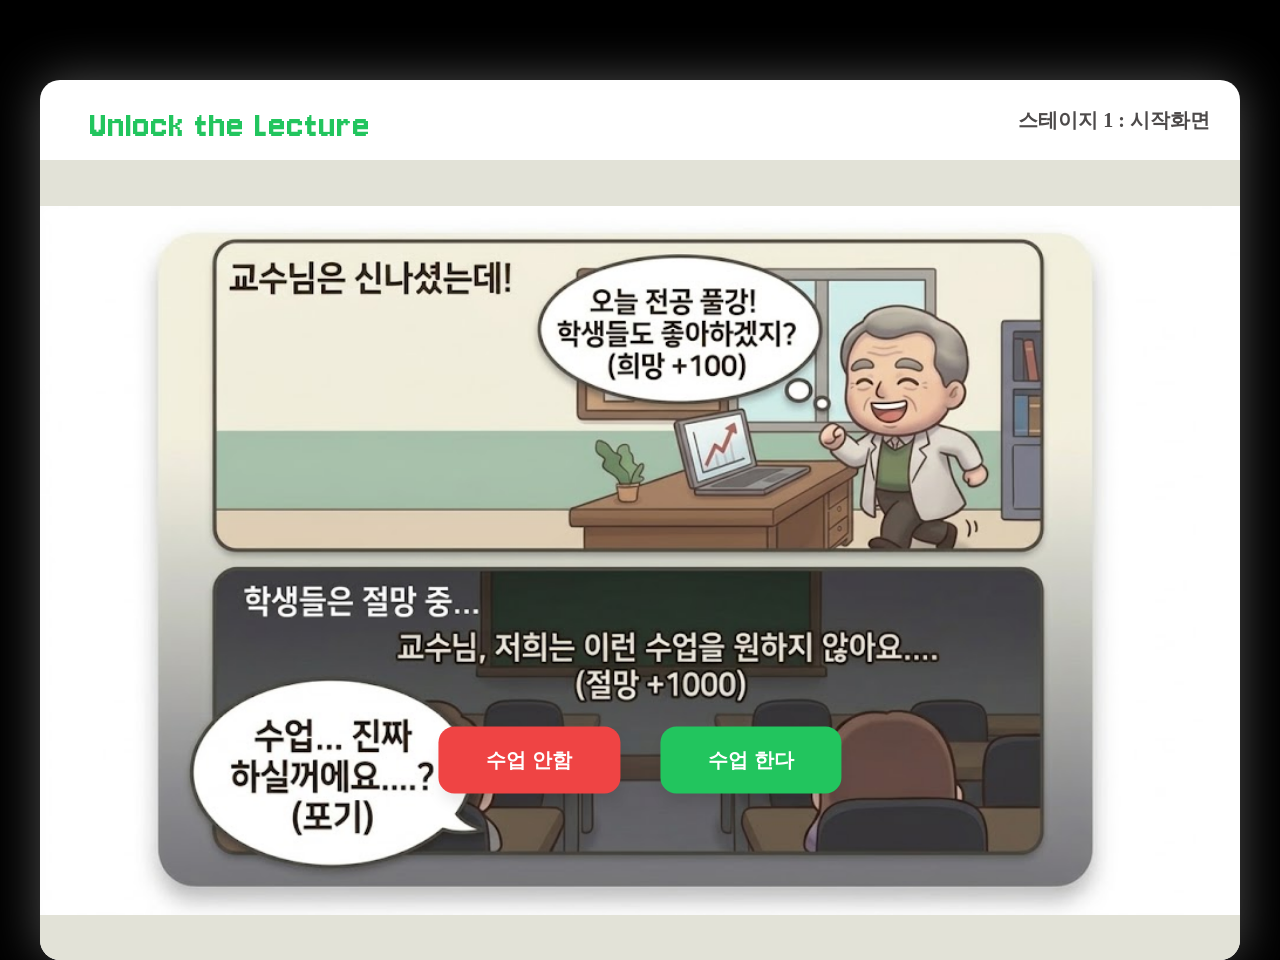
<file: html/g_basic_screen.html>
<!doctype html>
<html lang="ko">
  <head>
    <meta charset="UTF-8" />
    <meta name="viewport" content="width=device-width, initial-scale=1.0" />
    <title>Unlock the Lecture</title>
    <link rel="stylesheet" href="../g_basic_screen/css/g_basic_screen.css" />
    <link rel="stylesheet" href="../style.css" />
    <link
      rel="shortcut icon"
      href="../asset/img/favicon.ico"
      type="image/x-icon"
    />
    <script src="../main.js"></script>
  </head>
  <body>
    <div id="root">
      <header id="header">
        <div class="logo">
          <span>Unlock the Lecture</span>
        </div>
        <div class="stage-info">
          <span id="stage-name"></span>
        </div>
      </header>

      <main id="container" class="background">
        <article id="buttons">
          <button id="red-button" onclick="changeImageHandler()">
            수업 안함
          </button>
          <button id="green-button" onclick="goNextStage()">수업 한다</button>
        </article>
      </main>
    </div>
    <script src="../g_basic_screen/js/g_basic_screen.js"></script>
  </body>
</html>
</file>
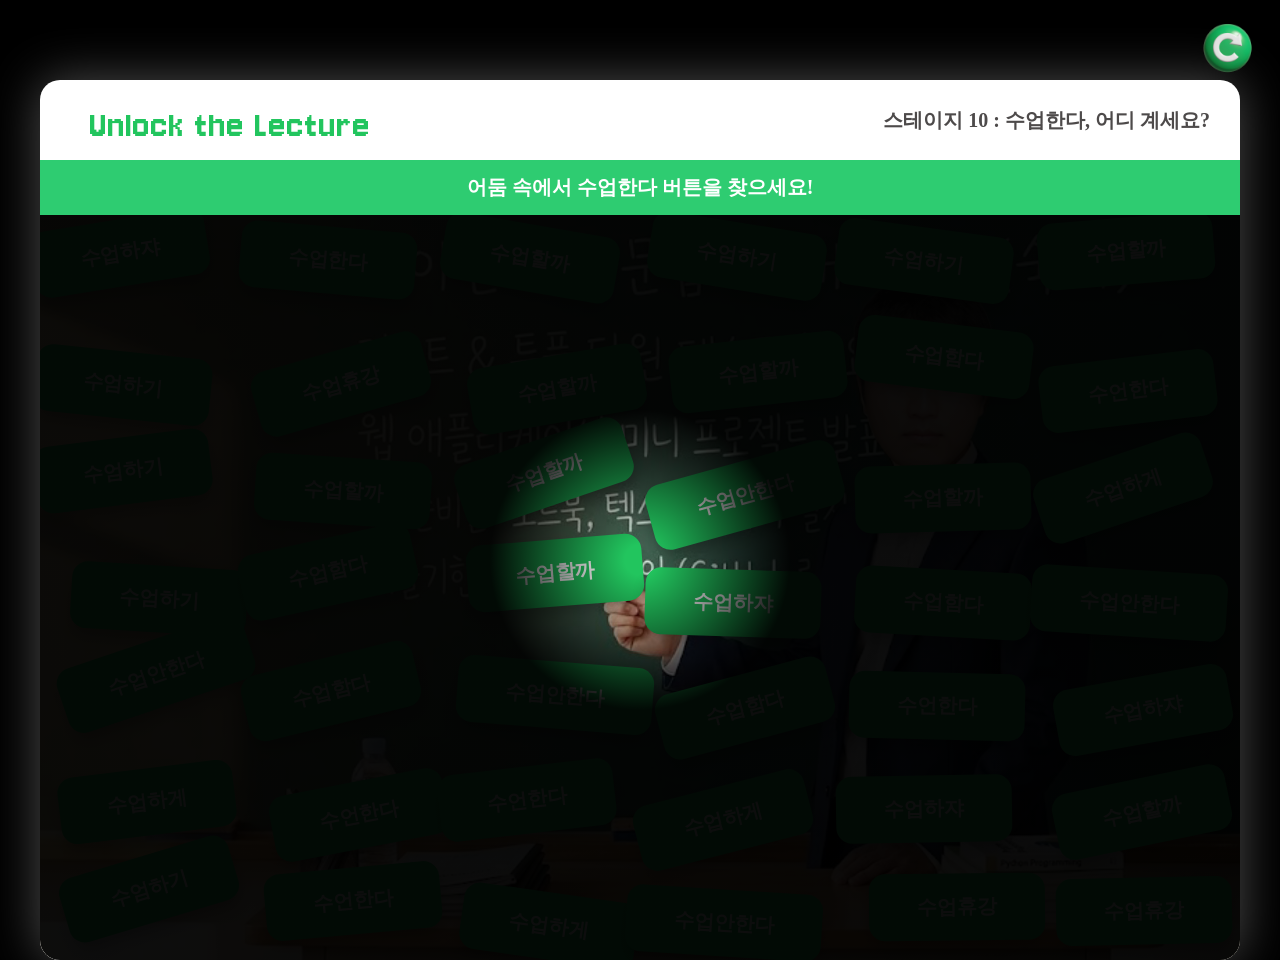
<file: html/g_dark.html>
<!doctype html>
<html lang="ko">
  <head>
    <meta charset="UTF-8" />
    <meta name="viewport" content="width=device-width, initial-scale=1.0" />
    <title>Unlock the Lecture</title>

    <!-- 공통 스타일 선언 -->
    <link rel="stylesheet" href="../style.css" />

    <!-- reset 스타일 선언 -->
    <link rel="stylesheet" href="../settings.css" />

    <!-- 개별 스타일 선언 -->
    <link rel="stylesheet" href="../g_dark/css/g_dark.css" />

    <!-- 파비콘 -->
    <link
      rel="shortcut icon"
      href="../asset/img/favicon.ico"
      type="image/x-icon"
    />
  </head>
  <body>
    <div id="root">
      <header id="header">
        <div class="logo">
          <span>Unlock the Lecture</span>
        </div>
        <div class="stage-info">
          <span id="stage-name"></span>
        </div>
      </header>

      <!-- 설정 버튼 -->
      <div id="settings-wrapper">
        <div id="settings-btn" class="settings-icon">
          <img src="../asset/img/settings-icon.webp" alt="환경설정" />
        </div>
      </div>

      <div id="settings-modal" class="modal-overlay" style="display: none">
        <div class="modal-content">
          <h2 class="modal-title">MENU</h2>
          <div class="modal-buttons">
            <button id="btn-restart-all" class="menu-btn">처음부터</button>
            <button id="btn-restart-stage" class="menu-btn">다시시작</button>
            <button id="btn-skip-stage" class="menu-btn">넘어가기</button>
          </div>
          <button id="btn-close-modal" class="close-btn">닫기</button>
        </div>
      </div>

      <!-- 버튼이 뿌려질 구역 -->
      <main id="container">
        <p id="dark-guide">어둠 속에서 수업한다 버튼을 찾으세요!</p>
      </main>

      <div id="popup-overlay" class="hidden">
        <div id="popup-box">
          <p id="popup-text">땡!</p>
          <button id="popup-btn">확인</button>
        </div>
      </div>
    </div>
    <script src="../main.js" defer></script>
    <script src="../g_dark/js/g_dark.js" defer></script>
    <script src="../settings.js" defer></script>
  </body>
</html>
</file>
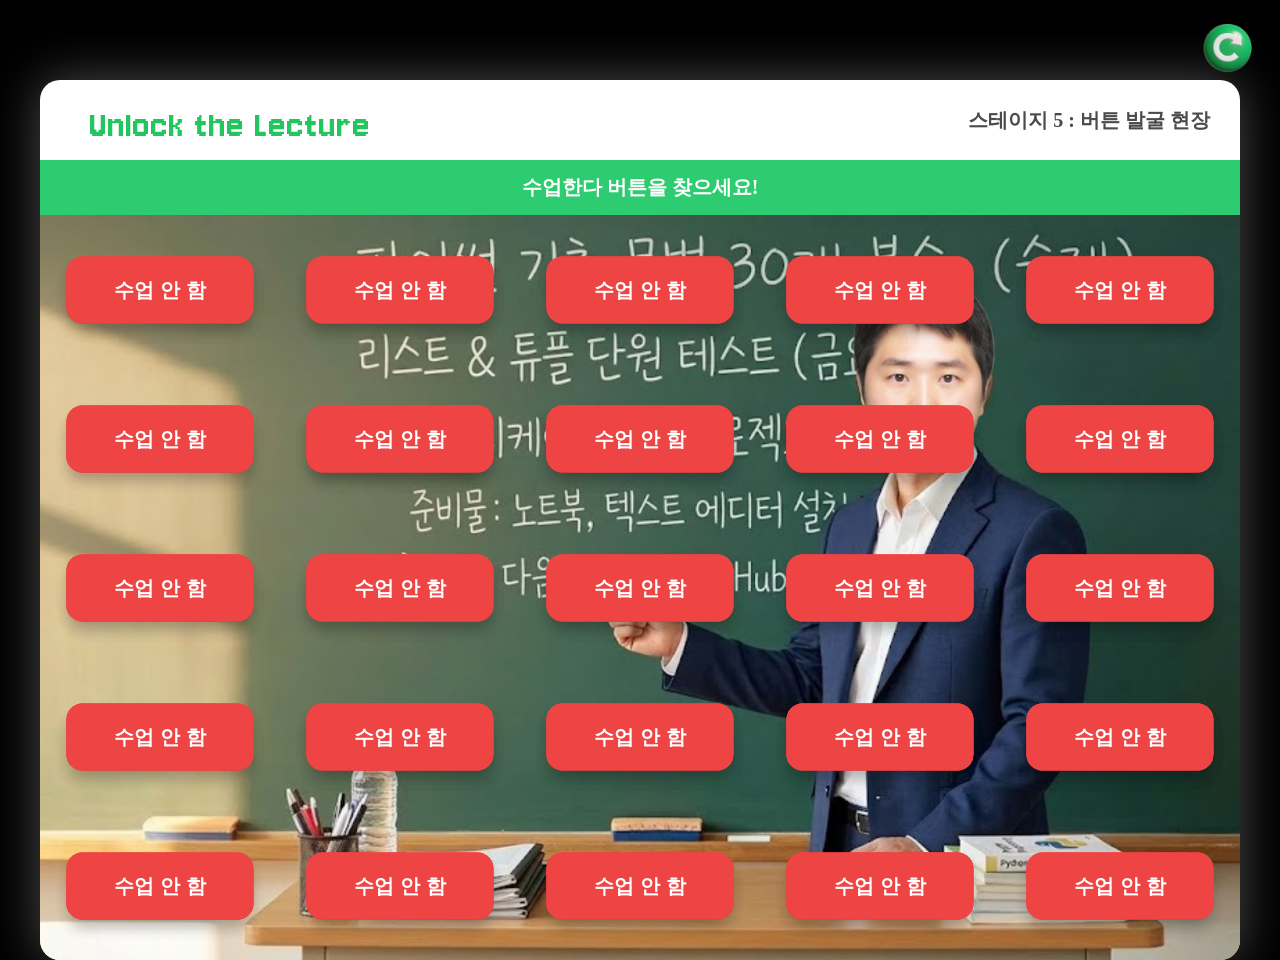
<file: html/g_drag.html>
<!doctype html>
<html lang="ko">
  <head>
    <meta charset="UTF-8" />
    <meta name="viewport" content="width=device-width, initial-scale=1.0" />
    <title>Unlock the Lecture</title>

    <!-- 공통 스타일 선언 -->
    <link rel="stylesheet" href="../style.css" />

    <!-- reset 스타일 선언 -->
    <link rel="stylesheet" href="../settings.css" />

    <!-- 개별 스타일 선언 -->
    <link rel="stylesheet" href="../g_drag/css/g_drag.css" />

    <!-- 파비콘 -->
    <link
      rel="shortcut icon"
      href="../asset/img/favicon.ico"
      type="image/x-icon"
    />
  </head>
  <body>
    <div id="root">
      <header id="header">
        <div class="logo">
          <span>Unlock the Lecture</span>
        </div>
        <div class="stage-info">
          <span id="stage-name"></span>
        </div>
      </header>

      <!-- 설정 버튼 -->
      <div id="settings-wrapper">
        <div id="settings-btn" class="settings-icon">
          <img src="../asset/img/settings-icon.webp" alt="환경설정" />
        </div>
      </div>

      <div id="settings-modal" class="modal-overlay" style="display: none">
        <div class="modal-content">
          <h2 class="modal-title">MENU</h2>
          <div class="modal-buttons">
            <button id="btn-restart-all" class="menu-btn">처음부터</button>
            <button id="btn-restart-stage" class="menu-btn">다시시작</button>
            <button id="btn-skip-stage" class="menu-btn">넘어가기</button>
          </div>
          <button id="btn-close-modal" class="close-btn">닫기</button>
        </div>
      </div>

      <!-- 버튼이 뿌려질 구역 -->
      <main id="container">
        <p id="drag-guide">수업한다 버튼을 찾으세요!</p>
      </main>
    </div>
    <script src="../main.js" defer></script>
    <script src="../g_drag/js/g_drag.js" defer></script>
    <script src="../settings.js" defer></script>
  </body>
</html>
</file>
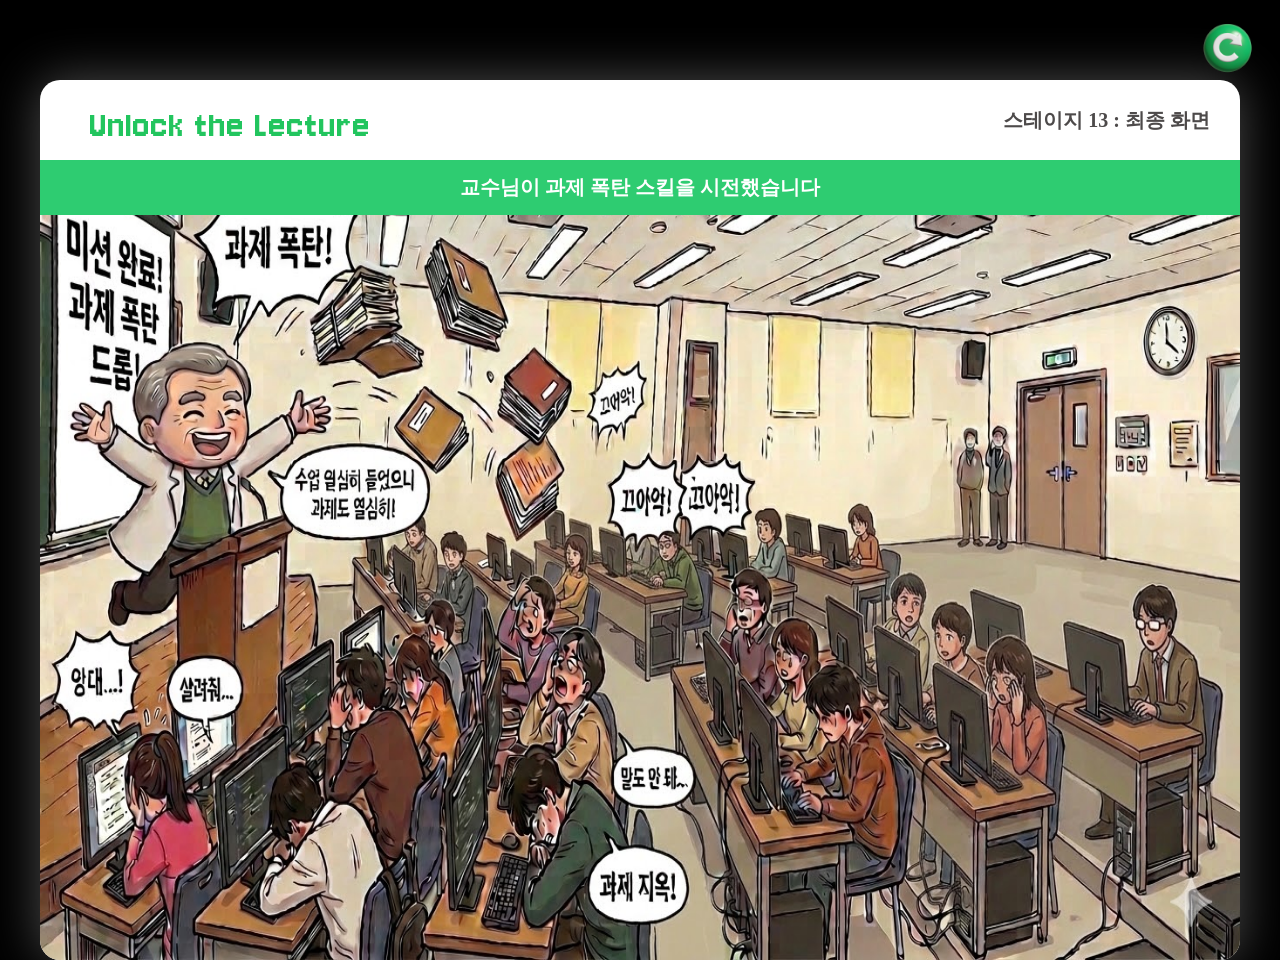
<file: html/g_final_screen.html>
<!doctype html>
<html lang="ko">
  <head>
    <meta charset="UTF-8" />
    <meta name="viewport" content="width=device-width, initial-scale=1.0" />
    <title>UnLock the Lecture</title>
    <link rel="stylesheet" href="../style.css" />
    <link rel="stylesheet" href="../settings.css" />
    <link rel="stylesheet" href="../g_final_screen/css/g_final_screen.css" />
    <link rel="stylesheet" href="../g_line/css/g_line.css" />
    <link
      rel="shortcut icon"
      href="../asset/img/favicon.ico"
      type="image/x-icon"
    />
  </head>
  <body>
    <div id="root">

      <header id="header">
        <div class="logo">
          <span>Unlock the Lecture</span>
        </div>
        <div class="stage-info">
          <span id="stage-name"></span>
        </div>
      </header>

      <!-- 설정 버튼 -->
      <div id="settings-wrapper">
        <div id="settings-btn" class="settings-icon">
          <img src="../asset/img/settings-icon.webp" alt="환경설정" />
        </div>
      </div>

      <div id="settings-modal" class="modal-overlay" style="display: none">
        <div class="modal-content">
          <h2 class="modal-title">MENU</h2>
          <div class="modal-buttons">
            <button id="btn-restart-all" class="menu-btn">처음부터</button>
          </div>
          <button id="btn-close-modal" class="close-btn">닫기</button>
        </div>
      </div>

      <main id="container" class="final_screenImg background">
        <p id="line-guide">교수님이 과제 폭탄 스킬을 시전했습니다</p>
      </main>
    </div>
    <script src="../main.js" defer></script>
    <script src="../g_final_screen/js/g_final_screen.js" defer></script>
    <script src="../settings.js" defer></script>
  </body>
</html>
</file>
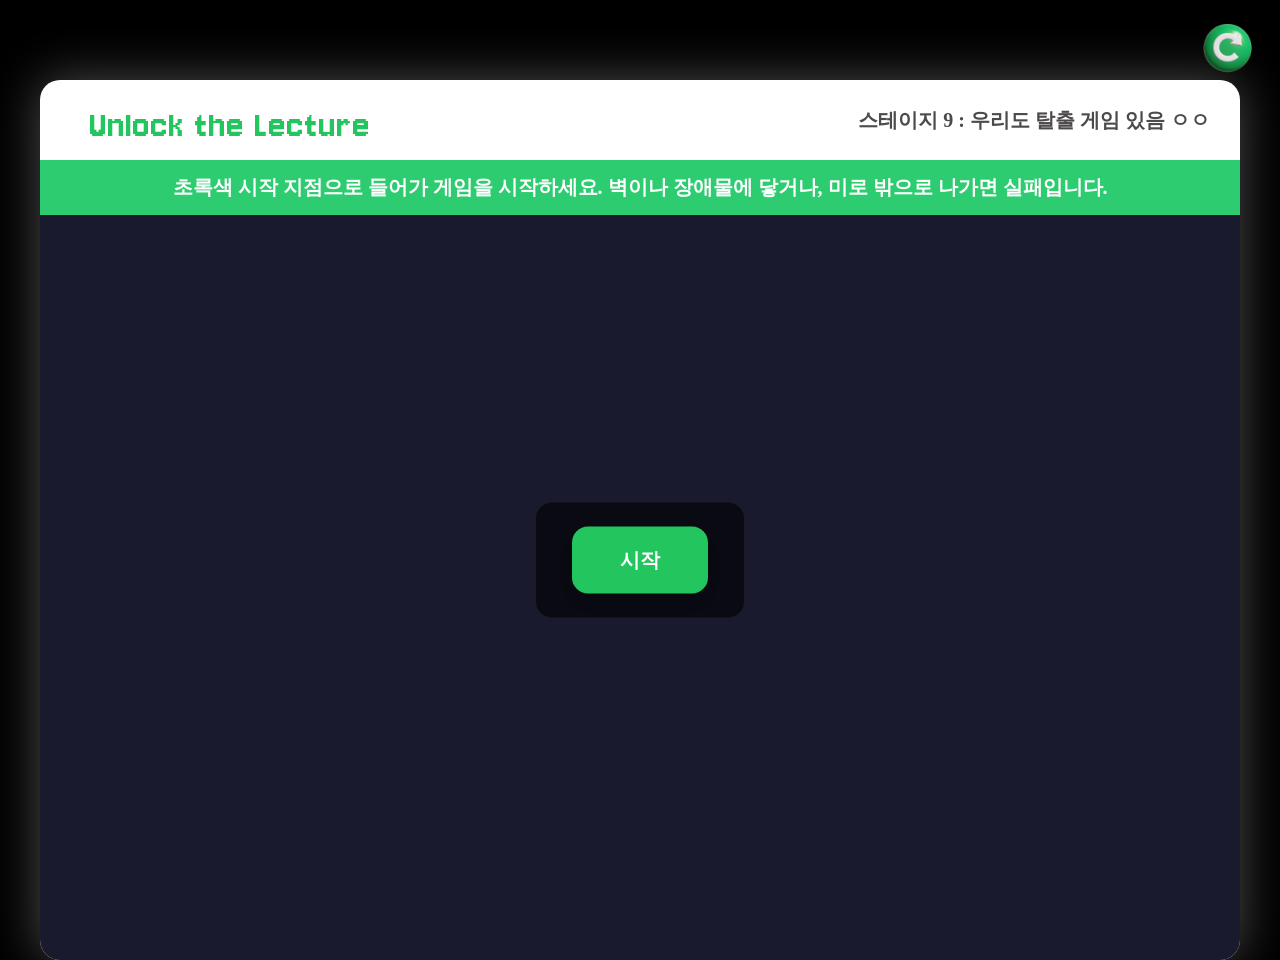
<file: html/g_maze.html>
<!doctype html>
<html lang="ko">
  <head>
    <meta charset="UTF-8" />
    <meta name="viewport" content="width=device-width, initial-scale=1.0" />
    <title>Unlock the Lecture</title>
    <link rel="stylesheet" href="../style.css" />
    <link rel="stylesheet" href="../settings.css" />
    <link rel="stylesheet" href="../g_maze/css/g_maze.css" />
    
    <!-- 파비콘 -->
    <link
      rel="shortcut icon"
      href="../asset/img/favicon.ico"
      type="image/x-icon"
    />
  </head>
  <body>
    <div id="root">
      <div id="settings-wrapper">
        <div id="settings-btn" class="settings-icon">
          <img src="../asset/img/settings-icon.webp" alt="환경설정" />
        </div>
      </div>
      <div id="settings-modal" class="modal-overlay" style="display: none">
        <div class="modal-content">
          <h2 class="modal-title">MENU</h2>
          <div class="modal-buttons">
            <button id="btn-restart-all" class="menu-btn">처음부터</button>
            <button id="btn-restart-stage" class="menu-btn">다시시작</button>
            <button id="btn-skip-stage" class="menu-btn">넘어가기</button>
          </div>
          <button id="btn-close-modal" class="close-btn">닫기</button>
        </div>
      </div>
      <header id="header">
        <div class="logo">
          <span>Unlock the Lecture</span>
        </div>
        <div class="stage-info">
          <span id="stage-name"></span>
        </div>
      </header>

      <main id="container">
        <div id="maze-guide">
          <span>
            초록색 시작 지점으로 들어가 게임을 시작하세요. 벽이나 장애물에
            닿거나, 미로 밖으로 나가면 실패입니다.
          </span>
        </div>

        <div id="maze-area"></div>

        <div id="maze-cursor"></div>

        <div id="ui">
          <div id="message">
            <button id="start-btn">시작</button>

            <div class="btn-row hidden" id="fail-btns">
              <button id="retry-btn">재시도</button>
              <button id="fail-btn">수업 안 함</button>
            </div>

            <button id="next-btn" class="hidden">수업한다</button>
          </div>
        </div>
      </main>
    </div>

    <script src="../main.js" defer></script>
    <script src="../g_maze/js/g_maze.js" defer></script>
    <script src="../settings.js" defer></script>
  </body>
</html>
</file>
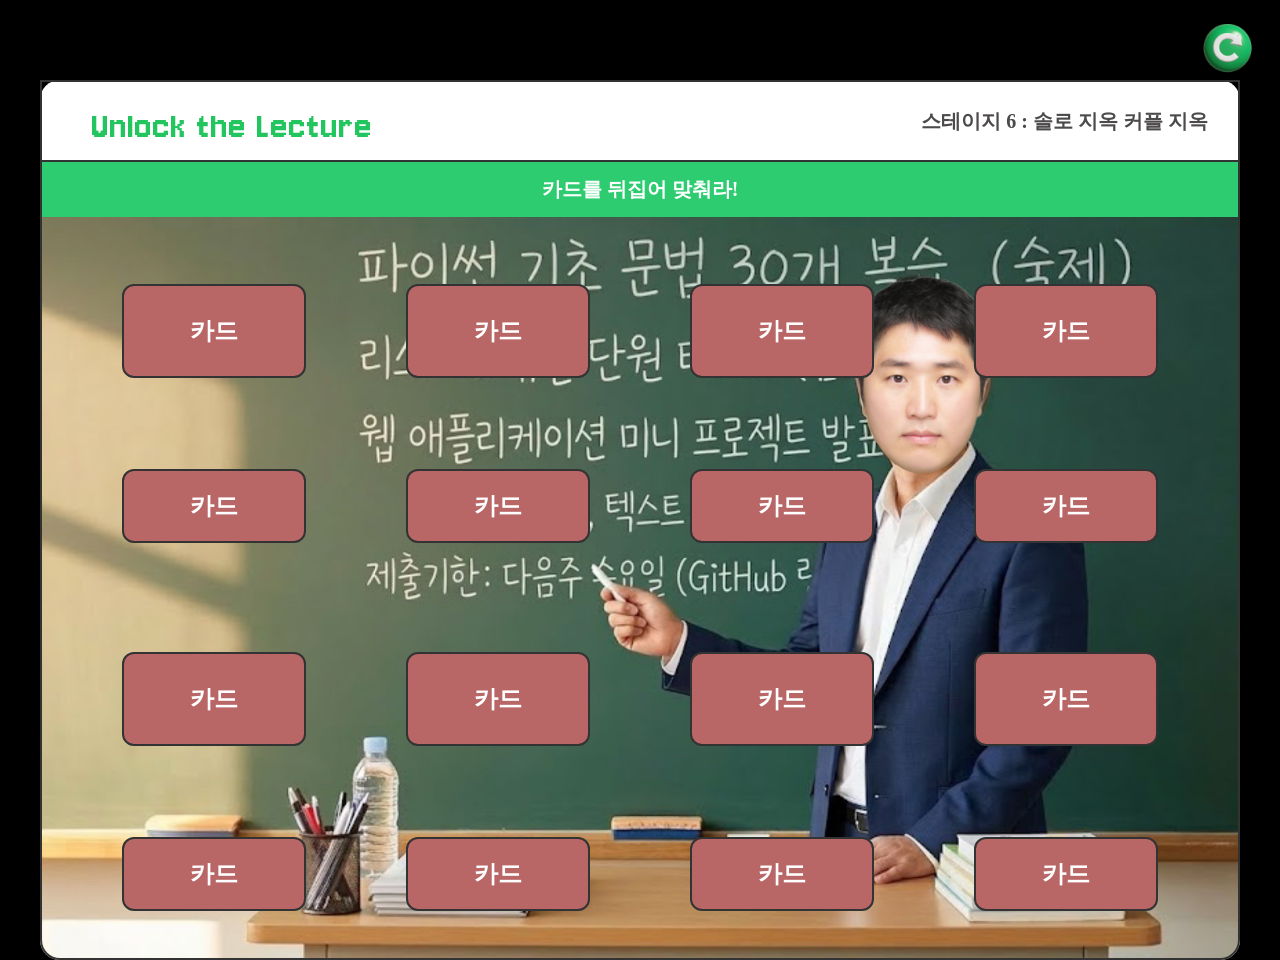
<file: html/g_memory.html>
<!doctype html>
<html lang="ko">
  <head>
    <meta charset="UTF-8" />
    <meta name="viewport" content="width=device-width, initial-scale=1.0" />
    <title>Unlock the Lecture</title>

    <!-- 공통 스타일 선언 -->
    <link rel="stylesheet" href="../style.css" />
    <link rel="stylesheet" href="../settings.css" />
    <link
      rel="shortcut icon"
      href="../asset/img/favicon.ico"
      type="image/x-icon"
    />

    <!-- 개별 스타일 선언 -->
    <link rel="stylesheet" href="../g_memory/css/g_memory.css" />
  </head>
  <body>
    <div id="root">
      <div id="settings-wrapper">
        <div id="settings-btn" class="settings-icon">
          <img src="../asset/img/settings-icon.webp" alt="환경설정" />
        </div>
      </div>

      <div id="settings-modal" class="modal-overlay" style="display: none">
        <div class="modal-content">
          <h2 class="modal-title">환경설정</h2>
          <div class="modal-buttons">
            <button id="btn-restart-all" class="menu-btn">처음부터</button>
            <button id="btn-restart-stage" class="menu-btn">다시시작</button>
            <button id="btn-skip-stage" class="menu-btn">넘어가기</button>
          </div>
          <button id="btn-close-modal" class="close-btn">닫기</button>
        </div>
      </div>

      <header id="header">
        <div class="logo">
          <span>Unlock the Lecture</span>
        </div>
        <div class="stage-info">
          <span id="stage-name"></span>
        </div>
      </header>

      <main id="container">
        <p id="rgb-guide">카드를 뒤집어 맞춰라!</p>
      </main>
    </div>
    <script src="../main.js" defer></script>
    <script src="../g_memory/js/g_memory.js" defer></script>
    <script src="../settings.js" defer></script>
  </body>
</html>
</file>
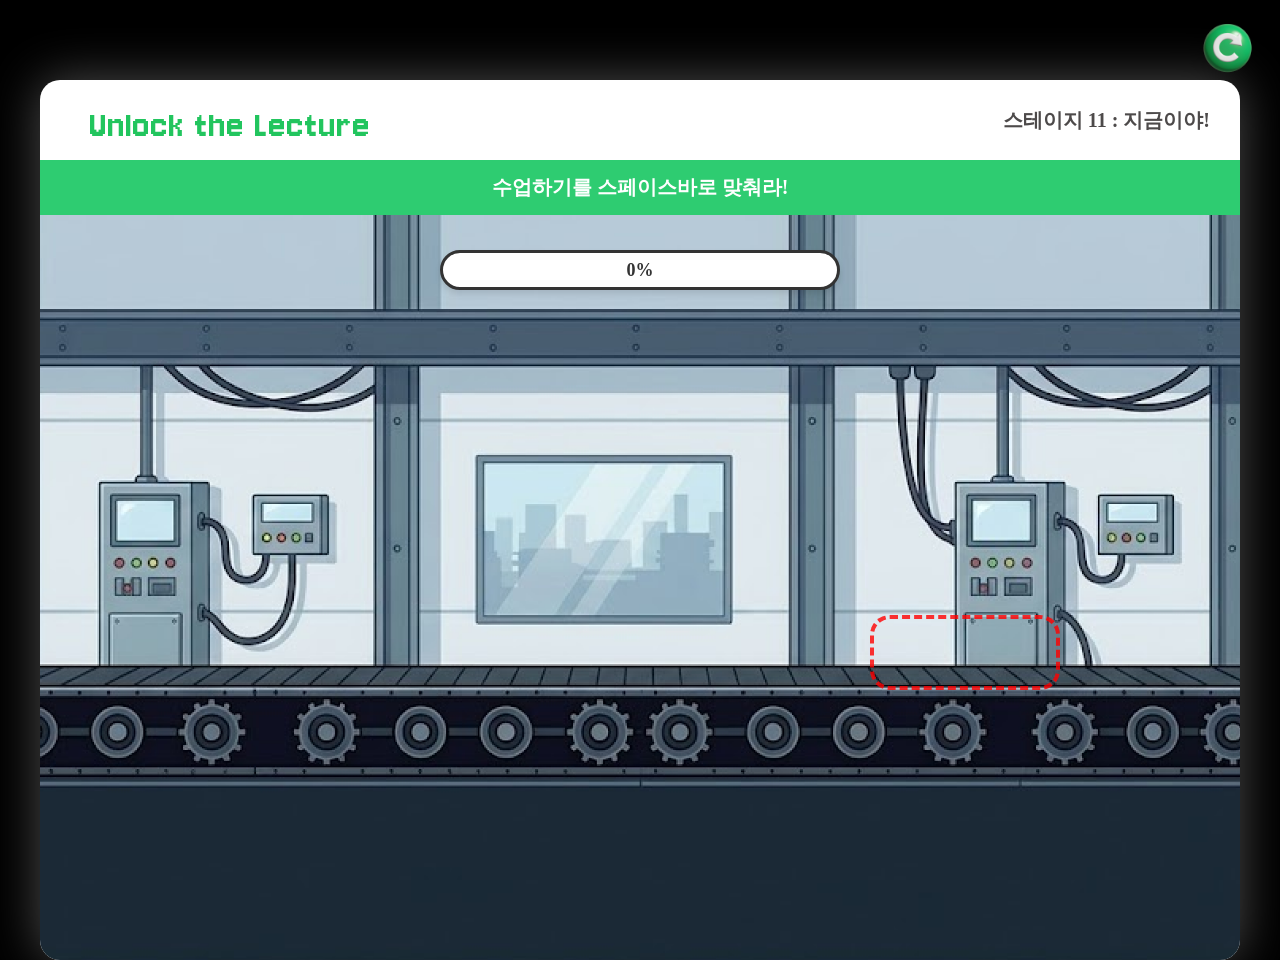
<file: html/g_photo.html>
<!doctype html>
<html lang="ko">
  <head>
    <meta charset="UTF-8" />
    <meta name="viewport" content="width=device-width, initial-scale=1.0" />
    <title>Unlock the Lecture</title>
    <link rel="stylesheet" href="../style.css" />
    <link rel="stylesheet" href="../settings.css" />
    <link rel="stylesheet" href="../g_photo/css/g_photo.css" />
    <link
      rel="shortcut icon"
      href="../asset/img/favicon.ico"
      type="image/x-icon"
    />
  </head>
  <body>
    <div id="root">
      <div id="settings-wrapper">
        <div id="settings-btn" class="settings-icon">
          <img src="../asset/img/settings-icon.webp" alt="환경설정" />
        </div>
      </div>

      <div id="settings-modal" class="modal-overlay" style="display: none">
        <div class="modal-content">
          <h2 class="modal-title">환경설정</h2>
          <div class="modal-buttons">
            <button id="btn-restart-all" class="menu-btn">처음부터</button>
            <button id="btn-restart-stage" class="menu-btn">다시시작</button>
            <button id="btn-skip-stage" class="menu-btn">넘어가기</button>
          </div>
          <button id="btn-close-modal" class="close-btn">닫기</button>
        </div>
      </div>

      <header id="header">
        <div class="logo">
          <span>Unlock the Lecture</span>
        </div>
        <div class="stage-info">
          <span id="stage-name"></span>
        </div>
      </header>

      <main id="container">
        <p id="rgb-guide">수업하기를 스페이스바로 맞춰라!</p>
        <div id="gaugeContainer">
          <div id="gaugeFill"></div>
          <span id="gaugeText">0%</span>
        </div>
        <div id="conveyorArea">
          <div id="beltItems"></div>
          <div id="detectionZone"></div>
        </div>
        <div id="controlBox" style="display: none">수업하기</div>
      </main>
    </div>
    <script src="../main.js" defer></script>
    <script src="../g_photo/js/g_photo.js" defer></script>
    <script src="../settings.js" defer></script>
  </body>
</html>
</file>
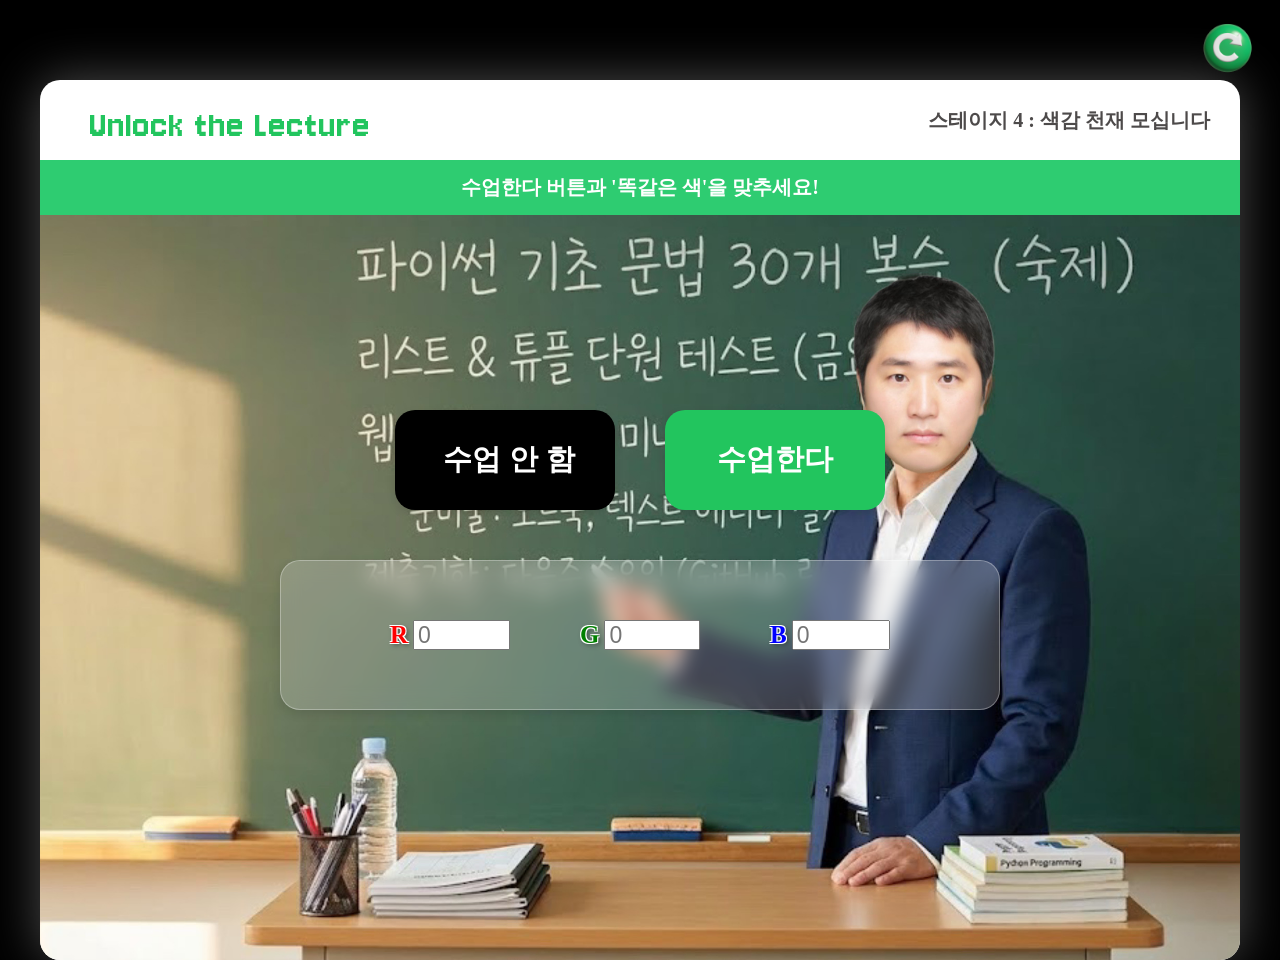
<file: html/g_rgb.html>
<!doctype html>
<html lang="ko">
  <head>
    <meta charset="UTF-8" />
    <meta name="viewport" content="width=device-width, initial-scale=1.0" />
    <title>Unlock the Lecture</title>

    <!-- 공통 스타일 선언 -->
    <link rel="stylesheet" href="../style.css" />

    <!-- reset 스타일 선언 -->
    <link rel="stylesheet" href="../settings.css" />

    <!-- 개별 스타일 선언 -->
    <link rel="stylesheet" href="../g_rgb/css/g_rgb.css" />

    <!-- 파비콘 -->
    <link
      rel="shortcut icon"
      href="../asset/img/favicon.ico"
      type="image/x-icon"
    />
  </head>
  <body>
    <div id="root">
      <header id="header">
        <div class="logo">
          <span>Unlock the Lecture</span>
        </div>
        <div class="stage-info">
          <span id="stage-name"></span>
        </div>
      </header>

      <!-- 설정 버튼 -->
      <div id="settings-wrapper">
        <div id="settings-btn" class="settings-icon">
          <img src="../asset/img/settings-icon.webp" alt="환경설정" />
        </div>
      </div>

      <div id="settings-modal" class="modal-overlay" style="display: none">
        <div class="modal-content">
          <h2 class="modal-title">MENU</h2>
          <div class="modal-buttons">
            <button id="btn-restart-all" class="menu-btn">처음부터</button>
            <button id="btn-restart-stage" class="menu-btn">다시시작</button>
            <button id="btn-skip-stage" class="menu-btn">넘어가기</button>
          </div>
          <button id="btn-close-modal" class="close-btn">닫기</button>
        </div>
      </div>

      <main id="container">
        <p id="rgb-guide">수업한다 버튼과 '똑같은 색'을 맞추세요!</p>
        <!-- 버튼 두개 구역 -->
        <div id="button-wrap">
          <!-- 버튼 하나 구역 (사용자)-->
          <div class="color-box">
            <button id="user-btn">수업 안 함</button>
          </div>
          <!-- 버튼 하나 구역 (기존)-->
          <div class="color-box">
            <button id="target-btn">수업한다</button>
          </div>
        </div>

        <!-- rgb 입력 구역 -->
        <div id="rgb-area">
          <!-- 입력 하나 구역 (R) -->
          <div class="input-group">
            <label for="r-input" style="color: red">R</label>
            <input
              type="number"
              id="r-input"
              min="0"
              max="255"
              placeholder="0"
            />
          </div>
          <!-- 입력 하나 구역 (g) -->
          <div class="input-group">
            <label for="g-input" style="color: green">G</label>
            <input
              type="number"
              id="g-input"
              min="0"
              max="255"
              placeholder="0"
            />
          </div>
          <!-- 입력 하나 구역 (b) -->
          <div class="input-group">
            <label for="b-input" style="color: blue">B</label>
            <input
              type="number"
              id="b-input"
              min="0"
              max="255"
              placeholder="0"
            />
          </div>
        </div>
      </main>
    </div>
    <script src="../main.js" defer></script>
    <script src="../g_rgb/js/g_rgb.js" defer></script>
    <script src="../settings.js" defer></script>
  </body>
</html>
</file>
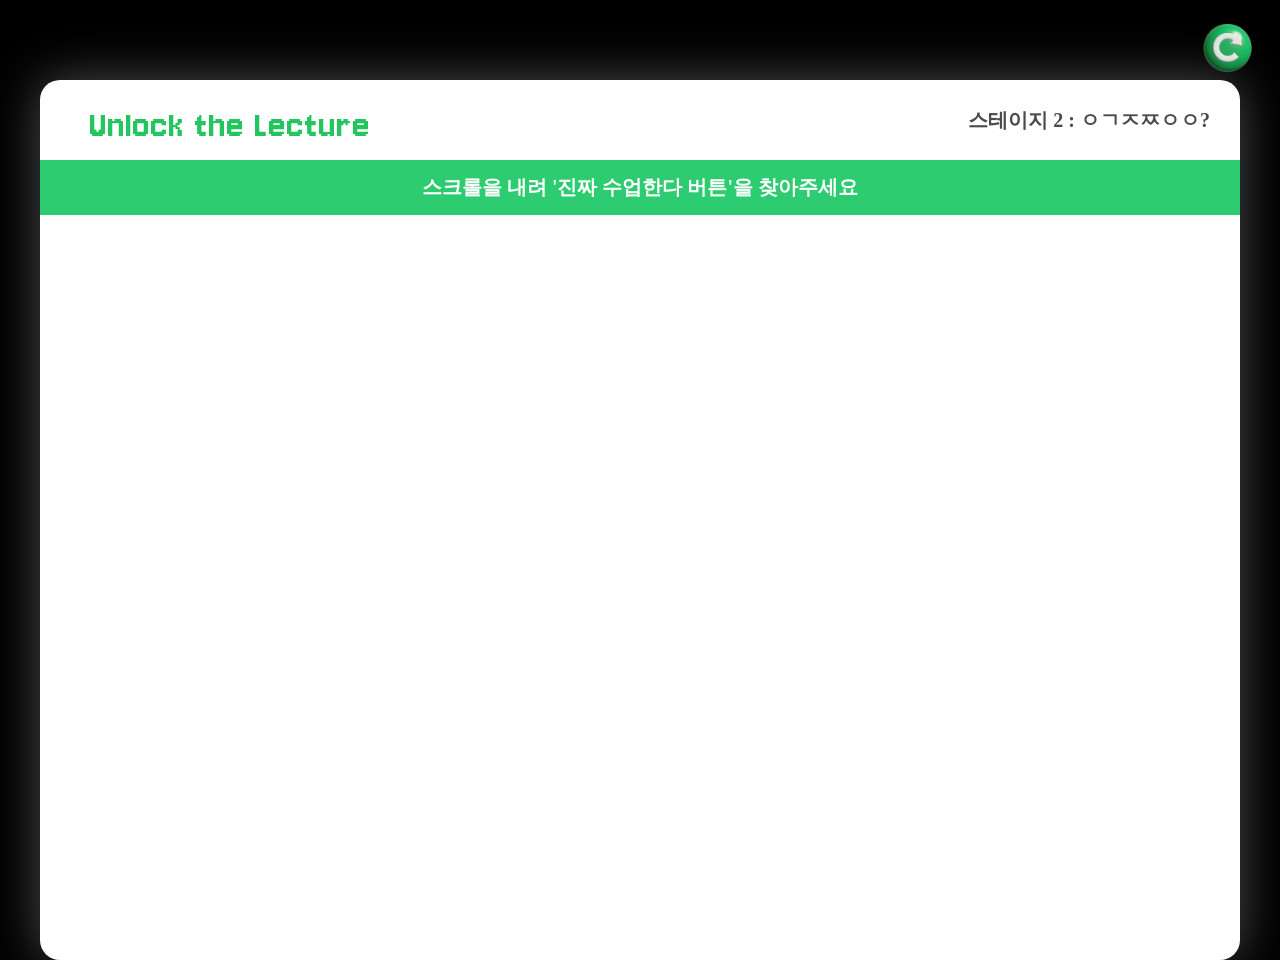
<file: html/g_scroll.html>
<!doctype html>
<html lang="ko">
  <head>
    <meta charset="UTF-8" />
    <meta name="viewport" content="width=device-width, initial-scale=1.0" />
    <title>Unlock the Lecture</title>
    <link rel="stylesheet" href="../style.css" />
    <link rel="stylesheet" href="../settings.css" />
    <link rel="stylesheet" href="../g_scroll/css/g_scroll.css" />

    <!-- 파비콘 -->
    <link
      rel="shortcut icon"
      href="../asset/img/favicon.ico"
      type="image/x-icon"
    />
  </head>
  <body>
    <div id="root">
      <div id="settings-wrapper">
        <div id="settings-btn" class="settings-icon">
          <img src="../asset/img/settings-icon.webp" alt="환경설정" />
        </div>
      </div>
      <div id="settings-modal" class="modal-overlay" style="display: none">
        <div class="modal-content">
          <h2 class="modal-title">MENU</h2>
          <div class="modal-buttons">
            <button id="btn-restart-all" class="menu-btn">처음부터</button>
            <button id="btn-restart-stage" class="menu-btn">다시시작</button>
            <button id="btn-skip-stage" class="menu-btn">넘어가기</button>
          </div>
          <button id="btn-close-modal" class="close-btn">닫기</button>
        </div>
      </div>
      <header id="header">
        <div class="logo">
          <span>Unlock the Lecture</span>
        </div>
        <div class="stage-info">
          <span id="stage-name"></span>
        </div>
      </header>

      <main id="container"></main>
    </div>

    <script src="../main.js" defer></script>
    <script src="../settings.js" defer></script>
    <script type="module">
      import { initScroll } from "../g_scroll/js/g_scroll.js";

      initScroll(document.getElementById("container"), () => {
        goNextStage();
      });
    </script>
  </body>
</html>
</file>
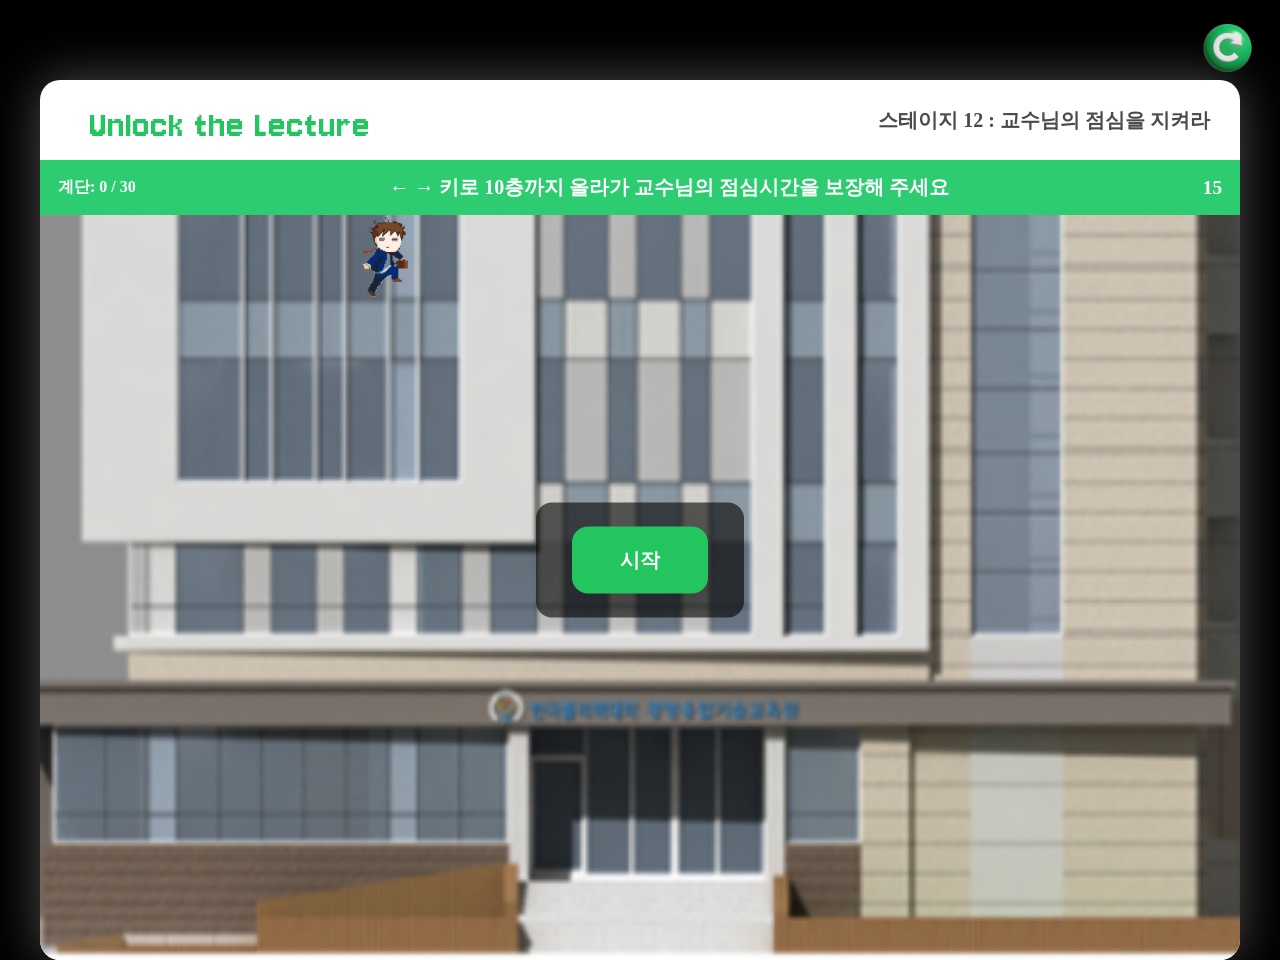
<file: html/g_stairs.html>
<!doctype html>
<html lang="ko">
  <head>
    <meta charset="UTF-8" />
    <meta name="viewport" content="width=device-width, initial-scale=1.0" />
    <title>Unlock the Lecture</title>

    <link rel="stylesheet" href="../style.css" />
    <link rel="stylesheet" href="../settings.css" />
    <link rel="stylesheet" href="../g_stairs/css/g_stairs.css" />

    <!-- 파비콘 -->
    <link
      rel="shortcut icon"
      href="../asset/img/favicon.ico"
      type="image/x-icon"
    />
  </head>
  <body>
    <div id="root">
      <div id="settings-wrapper">
        <div id="settings-btn" class="settings-icon">
          <img src="../asset/img/settings-icon.webp" alt="환경설정" />
        </div>
      </div>
      <div id="settings-modal" class="modal-overlay" style="display: none">
        <div class="modal-content">
          <h2 class="modal-title">MENU</h2>
          <div class="modal-buttons">
            <button id="btn-restart-all" class="menu-btn">처음부터</button>
            <button id="btn-restart-stage" class="menu-btn">다시시작</button>
            <button id="btn-skip-stage" class="menu-btn">넘어가기</button>
          </div>
          <button id="btn-close-modal" class="close-btn">닫기</button>
        </div>
      </div>
      <header id="header">
        <div class="logo">
          <span>Unlock the Lecture</span>
        </div>
        <div class="stage-info">
          <span id="stage-name"></span>
        </div>
      </header>

      <main id="container">
        <div id="stairs-guide">
          <span id="score"></span>
          <span
            >← → 키로 10층까지 올라가 교수님의 점심시간을 보장해 주세요</span
          >
          <span id="timer"></span>
        </div>
        <div id="game-area">
          <div id="character"></div>
          <!-- 계단 js -->
        </div>

        <div id="ui">
          <div id="message">
            <button id="start-btn">시작</button>
            <div class="btn-row hidden" id="fail-btns">
              <button id="retry-btn">재시도</button>
              <button id="fail-btn">수업 안 함</button>
            </div>
            <button id="next-btn" class="hidden">수업한다</button>
          </div>
        </div>
      </main>
    </div>

    <script src="../main.js" defer></script>
    <script src="../g_stairs/js/g_stairs.js" defer></script>
    <script src="../settings.js" defer></script>
  </body>
</html>
</file>
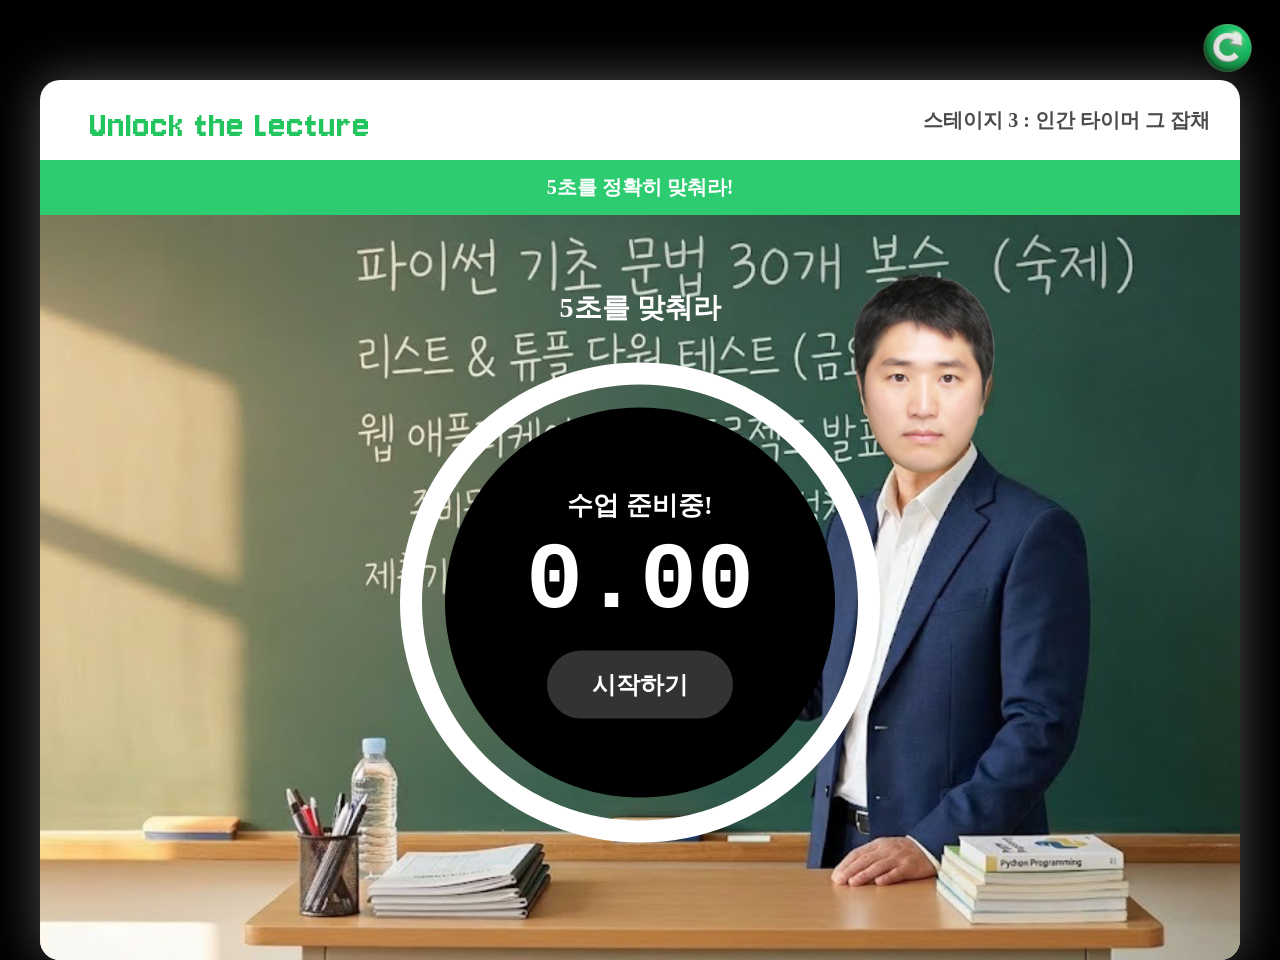
<file: html/g_timer.html>
<!doctype html>
<html lang="ko">
  <head>
    <meta charset="UTF-8" />
    <meta name="viewport" content="width=device-width, initial-scale=1.0" />
    <title>Unlock the Lecture</title>

    <!-- 공통 스타일 선언 -->
    <link rel="stylesheet" href="../style.css" />
    <link rel="stylesheet" href="../settings.css" />
    <link
      rel="shortcut icon"
      href="../asset/img/favicon.ico"
      type="image/x-icon"
    />

    <!-- 개별 스타일 선언 -->
    <link rel="stylesheet" href="../g_timer/css/g_timer.css" />
  </head>
  <body>
    <div id="root">
      <div id="settings-wrapper">
        <div id="settings-btn" class="settings-icon">
          <img src="../asset/img/settings-icon.webp" alt="환경설정" />
        </div>
      </div>

      <div id="settings-modal" class="modal-overlay" style="display: none">
        <div class="modal-content">
          <h2 class="modal-title">환경설정</h2>
          <div class="modal-buttons">
            <button id="btn-restart-all" class="menu-btn">처음부터</button>
            <button id="btn-restart-stage" class="menu-btn">다시시작</button>
            <button id="btn-skip-stage" class="menu-btn">넘어가기</button>
          </div>
          <button id="btn-close-modal" class="close-btn">닫기</button>
        </div>
      </div>

      <header id="header">
        <div class="logo">
          <span>Unlock the Lecture</span>
        </div>
        <div class="stage-info">
          <span id="stage-name"></span>
        </div>
      </header>

      <div id="container">
        <p id="rgb-guide">5초를 정확히 맞춰라!</p>
        <div class="game-wrapper">
          <div id="warning-message">5초를 맞춰라</div>

          <div id="stopwatch" class="stopwatch">
            <div class="inner-circle">
              <div id="status-text">수업 준비중!</div>
              <div id="timer-display">0.00</div>
              <button id="action-btn" onclick="handleTimer()">시작하기</button>
            </div>
          </div>
        </div>
      </div>
    </div>
    <script src="../main.js" defer></script>
    <script src="../g_timer/js/g_timer.js" defer></script>
    <script src="../settings.js" defer></script>
  </body>
</html>
</file>
<file: g_basic_screen/css/g_basic_screen.css>
.background {
  background-image: url("../../asset/img/basicscreen.webp");
  background-size: contain;
  background-repeat: no-repeat;
  background-position: center;
  background-color: #e2e2d7;
}

/*버튼 담는 컨테이너 */
#buttons {
  position: absolute;
  left: 50%;
  top: 75%;
  transform: translate(-50%, -50%);
  background-color: transparent;
  display: flex;
  justify-content: space-between;
  align-items: center;
  gap: 40px;
}

/* 수업안하기 버튼 */
#red-button {
  padding: 20px 48px;
  color: white;
  font-size: 20px;
  font-weight: 600;
  text-align: center;
  border-radius: 16px;
  border: none;
  cursor: pointer;
  background-color: #ef4444;
  position: relative;
  overflow: hidden;
  box-shadow: 0 10px 15px -3px rgba(0, 0, 0, 0.1);
  transition:
    transform 0.4s ease,
    box-shadow 0.4s ease,
    background-color 0.2s;
  outline: none;
}

#red-button:hover {
  transform: scale(1.08);
  box-shadow: 0 25px 50px rgba(239, 68, 68, 0.4);
  background-color: #f87171;
}

#red-button:active {
  transform: scale(0.92);
}

#red-button {
  animation: buttonAppear 0.4s ease 0.2s forwards;
  opacity: 0;
}

@keyframes buttonAppear {
  from {
    opacity: 0;
    transform: scale(0.9);
  }
  to {
    opacity: 1;
    transform: scale(1);
  }
}
/* 수업하기 버튼 스타일 */
#green-button {
  padding: 20px 48px;
  color: white;
  font-size: 20px;
  font-weight: 600;
  text-align: center;
  border-radius: 16px;
  background-color: #22c55e;
  border: none;
  cursor: pointer;

  position: relative;
  overflow: hidden;
  box-shadow: 0 10px 15px -3px rgba(0, 0, 0, 0.1);

  transition:
    transform 0.4s ease,
    box-shadow 0.4s ease,
    background-color 0.2s;
  outline: none;
  animation: greenAppear 0.4s ease 0.1s forwards;
  opacity: 0;
}

/* 마우스 올렸을 때 (whileHover) */
#green-button:hover {
  transform: scale(1.08);
  background-color: #4ade80;
}

#green-button:active {
  transform: scale(0.92);
}

@keyframes greenAppear {
  from {
    opacity: 0;
    transform: scale(0.9);
  }
  to {
    opacity: 1;
    transform: scale(1);
  }
}
</file>
<file: style.css>
@font-face {
  font-family: Jersey10-Regular;
  src: url("./asset/fonts/Jersey10-Regular.ttf");
}

* {
  margin: 0;
  padding: 0;
  box-sizing: border-box;
  -webkit-user-select: none;
  -ms-user-select: none;
  user-select: none;
  -webkit-tap-highlight-color: transparent;
}

body {
  width: 100%;
  min-height: 100vh;
  display: flex;
  justify-content: center;
  align-items: center;
  overflow-x: auto;
  background-color: black;
  /* background-image: url("asset/img/background.jpg"); */
  background-repeat: no-repeat;
  background-size: cover;
  background-position: center;
  padding-top: 80px; /*setting 버튼 겹침 방지용*/
}

#root {
  width: 1200px;
  background-color: #fff;
  display: flex;
  flex-direction: column;
  box-shadow: 0px 0px 50px rgba(109, 109, 109, 0.705);
  border-radius: 20px;
}

#header {
  width: 100%;
  min-height: 80px; /*확대 시 글자 튀어나옴 방지*/
  /* border: 2px solid #333; */
  border-bottom: none;
  display: flex;
  justify-content: space-between;
  align-items: center;
  padding: 0 30px;
}

.logo {
  font-size: 40px;
  margin-left: 20px;
  margin-top: 10px;
  letter-spacing: 1px;
  color: #22c55e; 
  font-family: Jersey10-Regular, sans-serif;
  display: flex;
  align-items: center;
}

.logo img {
  height: 50px;
  margin-right: 10px;
}

#container {
  width: 100%;
  height: 800px;
  /* border: 2px solid #333; */
  border-radius: 0px 0px 20px 20px;
  position: relative;
  overflow: hidden;

}
#stage-name{
  font-size: 20px;
  font-weight: bold;
  color:rgb(77, 74, 74)
}
</file>
<file: settings.css>
/* 환경설정 */
#settings-wrapper {
  position: absolute;
  top: 15px;
  right: 20px;
  z-index: 100;
}

.settings-icon {
  width: 65px; /* 아이콘 크기 조절 */
  height: 65px;
  cursor: pointer;
  transition: transform 0.3s ease;
  display: flex; /* 이미지 중앙 정렬을 위해 flex 사용 */
  justify-content: center;
  align-items: center;
}

/* 톱니바퀴 이미지 스타일 */
.settings-icon img {
  width: 100%;
  height: 100%;
  object-fit: contain;
  display: block;
}

.settings-icon:hover {
  transform: rotate(90deg);
}

/* 모달 레이아웃 */
.modal-overlay {
  display: none;
  position: fixed;
  top: 0;
  left: 0;
  width: 100%;
  height: 100%;
  background-color: rgba(0, 0, 0, 0.7);
  justify-content: center;
  align-items: center;
  z-index: 1000;
}

.modal-content {
  background-color: white;
  padding: 40px;
  border-radius: 20px;
  width: 400px;
  text-align: center;
  font-family: "Jersey10-Regular", sans-serif;
  box-shadow: 0 10px 30px rgba(0, 0, 0, 0.5);
}

.modal-title {
  font-size: 32px;
  margin-bottom: 20px;
  color: #22c55e;
  font-family: "Jersey10-Regular", sans-serif;
}

.modal-buttons {
  display: flex;
  flex-direction: column;
  gap: 12px;
  margin: 20px 0;
}

.menu-btn {
  padding: 15px;
  font-size: 20px;
  font-family: "Jersey10-Regular", sans-serif;
  border: 2px solid;
  border-radius: 10px;
  cursor: pointer;
  transition: all 0.2s ease;
  width: 100%;
}

.menu-btn:hover {
  filter: brightness(0.95);
  transform: translateY(-2px);
}

/* 버튼 색깔 */

#btn-restart-all {
  background-color: #e0f2fe;
  color: #0369a1;
  border-color: #bae6fd;
}

#btn-restart-stage {
  background-color: #f0fdf4;
  color: #16a34a;
  border-color: #bbf7d0;
}

#btn-skip-stage {
  background-color: #fff7ed;
  color: #ea580c;
  border-color: #ffedd5;
}

/* 닫기 */
.close-btn {
  margin-top: 10px;
  background: none;
  border: none;
  color: #888;
  text-decoration: underline;
  cursor: pointer;
  font-family: inherit;
}

.close-btn:hover {
  color: #333;
}
</file>
<file: g_dark/css/g_dark.css>
/* 게임 컨테이너 */
#container {
  background-image: url("../../asset/img/timer-teacher.webp");
  background-repeat: no-repeat;
  background-size: cover;
  background-position: center;
  position: relative;
  overflow: hidden;
}

/* 게임 설명 */
#dark-guide {
  width: 100%;
  padding: 14px 18px;
  background-color: #2ecc71;
  color: #fff;
  font-size: 20px;
  font-weight: bold;
  text-align: center;
  position: absolute;
  top: 0;
  z-index: 600;
}

/* 수업한다 버튼 */
.green-btn {
  position: absolute;
  padding: 20px 48px;
  background-color: #22c55e;
  color: white;
  font-size: 20px;
  font-weight: 600;
  text-align: center;
  border-radius: 16px;
  border: none;
  outline: none;
  box-shadow: 0 10px 15px -3px rgba(0, 0, 0, 0.3);
  user-select: none;
  white-space: nowrap;
  margin: 0;
  display: block;
  z-index: 100;
  cursor: grab;
  animation: buttonAppear 0.4s ease forwards;
  --rotate: 0deg;
  transform: translate(-50%, -50%) rotate(var(--rotate));
}

/* 호버 효과 */
.green-btn:hover {
  background-color: #4ade80;
  transform: translate(-50%, -50%) rotate(var(--rotate)) scale(1.05);
}

/* 진짜 버튼 (아래에 숨기기 위한 z-index 설정) */
.real-target {
  z-index: 5 !important;
}

/* 드래그 중 */
.green-btn:active {
  cursor: grabbing;
}

/* 애니메이션 정의 */
/* JS의 top/left 좌표를 중앙에 맞추기 위해  translate(-50% -50%) 필요 */
@keyframes buttonAppear {
  from {
    opacity: 0;
    transform: translate(-50%, -50%) rotate(var(--rotate)) scale(0.9);
  }
  to {
    opacity: 1;
    transform: translate(-50%, -50%) rotate(var(--rotate)) scale(1);
  }
}
@keyframes greenAppear {
  from {
    opacity: 0;
    transform: translate(-50%, -50%) scale(0.9);
  }
  to {
    opacity: 1;
    transform: translate(-50%, -50%) scale(1);
  }
}

/* 암흑 오버레이 */
#dark-overlay {
  position: absolute;
  top: 0;
  left: 0;
  width: 100%;
  height: 100%;

  /* 마우스 위치에 따른 광원 효과 */
  background: radial-gradient(
    circle 150px at var(--cursor-x, 50%) var(--cursor-y, 50%),
    transparent 10%,
    rgba(0, 0, 0, 0.95) 100%
  );
  z-index: 500;
  pointer-events: none;
}

#popup-overlay {
  position: fixed;
  top: 0;
  left: 0;
  width: 100%;
  height: 100%;
  background: rgba(0, 0, 0, 0.6);
  display: flex;
  justify-content: center;
  align-items: center;
  z-index: 9999;
}

.hidden {
  display: none !important;
}

#popup-box {
  background: #ffffff;
  padding: 40px 60px;
  border-radius: 20px;
  text-align: center;
  box-shadow: 0 10px 30px rgba(0, 0, 0, 0.2);
}

#popup-text {
  font-size: 40px;
  font-weight: bold;
  color: #263747;
  margin-bottom: 30px;
}

#popup-btn {
  padding: 20px 60px;
  background-color: #263747;
  color: #fff;
  font-size: 24px;
  font-weight: bold;
  border: none;
  border-radius: 16px;
  cursor: pointer;
  box-shadow: 0 6px 0 rgba(38, 55, 71, 0.7);
  transition:
    transform 0.1s ease,
    box-shadow 0.1s ease;
}

#popup-btn:hover {
  transform: scale(1.05);
}

#popup-btn:active {
  transform: scale(0.96);
  box-shadow: 0 2px 0 rgba(38, 55, 71, 0.7);
}
</file>
<file: g_drag/css/g_drag.css>
/* 게임 컨테이너 */
#container {
  background-image: url("../../asset/img/timer-teacher.webp");
  background-repeat: no-repeat;
  background-size: cover;
  background-position: center;
  position: relative;
  overflow: hidden;
}

/* 게임 설명 */
#drag-guide {
  width: 100%;
  padding: 14px 18px;
  background-color: #2ecc71;
  color: #fff;
  font-size: 20px;
  font-weight: bold;
  text-align: center;
  position: absolute;
  top: 0;
  z-index: 500;
}

/* 버튼 공통 */
.red-button,
#green-button {
  position: absolute;
  padding: 20px 48px;
  color: white;
  font-size: 20px;
  font-weight: 600;
  text-align: center;
  border-radius: 16px;
  border: none;
  outline: none;
  box-shadow: 0 10px 15px -3px rgba(0, 0, 0, 0.1);
  user-select: none;
  transition:
    transform 0.2s,
    background-color 0.2s;
  white-space: nowrap;
  margin: 0;
  display: block;
}

/* 수업 안 함 버튼 */
.red-button {
  background-color: #ef4444;
  cursor: grab;
  z-index: 10;
  animation: buttonAppear 0.4s ease forwards;
}
.red-button:active {
  cursor: grabbing;
  transform: translate(-50%, -50%) scale(0.95);
}

/* 수업하기 버튼 */
#green-button {
  background-color: #22c55e;
  cursor: pointer;
  z-index: 1;
  animation: greenAppear 0.4s ease forwards;
}
#green-button:hover {
  background-color: #4ade80;
  transform: scale(1.05);
}

/* 애니메이션 정의 */
/* JS의 top/left 좌표를 중앙에 맞추기 위해  translate(-50% -50%) 필요 */
@keyframes buttonAppear {
  from {
    opacity: 0;
    transform: translate(-50%, -50%) scale(0.9);
  }
  to {
    opacity: 1;
    transform: translate(-50%, -50%) scale(1);
  }
}
@keyframes greenAppear {
  from {
    opacity: 0;
    transform: translate(-50%, -50%) scale(0.9);
  }
  to {
    opacity: 1;
    transform: translate(-50%, -50%) scale(1);
  }
}
</file>
<file: g_final_screen/css/g_final_screen.css>
.final_screenImg {
  background-image: url("../../asset/img/endscreen.webp");
}
</file>
<file: g_line/css/g_line.css>
.background {
  background-size: 100% 100%;
  background-repeat: no-repeat;
  background-position: center;
}
.lineURL {
  background-image: url("../../asset/img/linegamecharacter.webp");
}
#line-guide {
  width: 100%;
  padding: 14px 16px;
  background-color: #2ecc71;
  color: #fff;
  font-size: 20px;
  font-weight: bold;
  text-align: center;
}
/*게임 시작 버튼*/
#startButton {
  position: absolute;
  left: 50%;
  transform: translate(-50%, -50%);
  padding: 1.25rem 3rem;
  font-size: 1.25rem;
  font-weight: 600;
  text-align: center;
  color: #ffffff;
  background-color: #263747;
  border: none;
  border-radius: 1rem;
  cursor: pointer;
  overflow: hidden;
  outline: none;
  box-shadow:
    0 10px 15px -3px rgba(0, 0, 0, 0.1),
    0 4px 6px -2px rgba(0, 0, 0, 0.05);
  margin-bottom: 40px;
  transition:
    transform 0.4s ease,
    box-shadow 0.4s ease;
}
.top {
  top: 85%;
}

#startButton::before {
  content: "";
  position: absolute;
  top: 0;
  left: 0;
  right: 0;
  bottom: 0;
  background-color: #ffffff;
  opacity: 0;
  transition: opacity 0.2s ease;
  z-index: 1;
}

#startButton:hover::before {
  opacity: 0.15;
}
</file>
<file: g_maze/css/g_maze.css>
#maze-guide {
  width: 100%;
  padding: 14px 18px;
  background-color: #2ecc71;
  color: #fff;
  font-size: 20px;
  font-weight: bold;
  text-align: center;
  position: relative;
  z-index: 10;
  box-sizing: border-box;
}

#container {
  position: relative;
  background-color: #1a1a2e;
}

#maze-area {
  position: relative;
  width: 100%;
  height: 100%;
  cursor: none;
  overflow: hidden;
}

#maze-area > div {
  position: absolute;
  box-sizing: border-box;
}

#maze-cursor {
  position: absolute;
  width: 14px;
  height: 14px;
  background-color: #fff;
  border: 2px solid #333;
  border-radius: 50%;
  pointer-events: none;
  z-index: 30;
  transform: translate(-50%, -50%);
  box-shadow: 0 0 6px rgba(0, 0, 0, 0.6);
  display: none;
}

.path {
  background-color: #e8d5b7;
  z-index: 2;
}

.wall {
  background-color: #2c3e50;
  z-index: 1;
}

.obstacle {
  background-color: #e74c3c;
  border-radius: 4px;
  z-index: 5;
  transform-origin: center center;
  animation: obstaclePulse 3s ease-in-out infinite;
}

@keyframes obstaclePulse {
  0%,
  100% {
    transform: scale(1);
  }
  50% {
    transform: scale(0.45);
  }
}

#start-point {
  background-color: #22c55e;
  border-radius: 8px;
  z-index: 6;
  cursor: pointer;
  display: flex;
  align-items: center;
  justify-content: center;
  color: white;
  font-weight: bold;
  font-size: 20px;
  text-align: center;
  white-space: nowrap;
}

#end-point {
  background-color: #22c55e;
  border-radius: 10px;
  z-index: 6;
  cursor: pointer;
  display: flex;
  align-items: center;
  justify-content: center;
  color: white;
  font-weight: 600;
  font-size: 20px;
  text-align: center;
  white-space: nowrap;
  box-shadow: 0 4px 10px rgba(0, 0, 0, 0.2);
  transition:
    background-color 0.2s,
    transform 0.15s;
}

#end-point:hover {
  background-color: #4ade80;
  transform: scale(1.05);
}

#ui {
  position: absolute;
  top: 0;
  left: 0;
  width: 100%;
  height: 100%;
  pointer-events: none;
  z-index: 20;
}

#message {
  position: absolute;
  top: 50%;
  left: 50%;
  transform: translate(-50%, -50%);
  text-align: center;
  background: rgba(0, 0, 0, 0.6);
  color: white;
  padding: 24px 36px;
  border-radius: 16px;
  pointer-events: auto;
  display: flex;
  flex-direction: column;
  align-items: center;
  gap: 12px;
}

#message.hidden {
  display: none !important;
}

.btn-row {
  display: flex;
  gap: 12px;
}

#start-btn,
#retry-btn,
#next-btn {
  padding: 20px 48px;
  color: white;
  font-size: 20px;
  font-weight: 600;
  border-radius: 16px;
  border: none;
  cursor: pointer;
  box-shadow: 0 10px 15px -3px rgba(0, 0, 0, 0.1);
  transition:
    transform 0.4s ease,
    background-color 0.2s;
  outline: none;
}

#start-btn {
  background-color: #22c55e;
}

#start-btn:hover {
  transform: scale(1.08);
  background-color: #4ade80;
}

#retry-btn,
#next-btn {
  background-color: #22c55e;
}

#retry-btn:hover,
#next-btn:hover {
  transform: scale(1.08);
  background-color: #4ade80;
}

#start-btn:active,
#retry-btn:active,
#next-btn:active {
  transform: scale(0.92);
}

#fail-btn {
  padding: 20px 48px;
  color: white;
  font-size: 20px;
  font-weight: 600;
  border-radius: 16px;
  background-color: #ef4444;
  border: none;
  cursor: pointer;
  box-shadow: 0 10px 15px -3px rgba(0, 0, 0, 0.1);
  transition:
    transform 0.4s ease,
    background-color 0.2s;
  outline: none;
}

#fail-btn:hover {
  transform: scale(1.08);
  background-color: #f87171;
}

#fail-btn:active {
  transform: scale(0.92);
}

.hidden {
  display: none !important;
}
</file>
<file: g_memory/css/g_memory.css>
#root {
  width: 1200px;
  background-color: #fff;
  display: flex;
  flex-direction: column;
  box-shadow: 0 0 20px rgba(0, 0, 0, 0.1);
}

#header {
  width: 100%;
  height: 80px;
  border: 2px solid #333;
  border-bottom: none;
  display: flex;
  justify-content: space-between;
  align-items: center;
  padding: 0 30px;
}

#container {
  width: 100%;
  height: 800px;
  border: 2px solid #333;
  position: relative;
  overflow: hidden;
  display: grid;
  grid-template-columns: repeat(4, 1fr);
  grid-template-rows: repeat(4, 1fr);
  gap: 100px;
  padding: 80px;
  perspective: 1000px;

  background-image: url("../../asset/img/timer-teacher.webp");
  background-repeat: no-repeat;
  background-size: cover;
  background-position: center;
}

/* --- 카드 --- */
.card {
  top: 45%;
  width: 100%;
  height: 100%;
  position: relative;
  transform-style: preserve-3d;
  transition: transform 0.4s;
  cursor: pointer;
}

/* 180도 */
.card.flipped {
  transform: rotateY(180deg);
}

.card-face {
  position: absolute;
  width: 100%;
  height: 100%;
  backface-visibility: hidden;
  display: flex;
  justify-content: center;
  align-items: center;
  border-radius: 12px;
  border: 2px solid #333;
  font-weight: bold;
  font-size: 1.5rem;
}

/* 카드 뒷면 (덮인 상태) */
.card-back {
  background-color: #b96666;
  color: white;
}

/* 수업하기 (초록색) */
.card-front.go {
  background-color: #00b94d;
  color: white;
  transform: rotateY(180deg);

  /* 아래 기본스크린에서 받아온거 */
  padding: 20px 48px;
  color: white;
  font-size: 20px;
  font-weight: 600;
  text-align: center;
  border-radius: 16px;
  background-color: #22c55e;
  border: none;
  cursor: pointer;

  position: relative;
  overflow: hidden;
  box-shadow: 0 10px 15px -3px rgba(0, 0, 0, 0.1);

  transition:
    transform 0.4s ease,
    box-shadow 0.4s ease,
    background-color 0.2s;
  outline: none;
  animation: greenAppear 0.4s ease 0.1s forwards;
  opacity: none;
}

/* 수업 안 함 (핑크색) */
.card-front.stop {
  background-color: #ff0055;
  color: white;
  transform: rotateY(180deg);

  /* 아래 기본스크린에서 받아온거 */
  padding: 20px 48px;
  color: white;
  font-size: 20px;
  font-weight: 600;
  text-align: center;
  border-radius: 16px;
  border: none;
  cursor: pointer;
  background-color: #ef4444;
  position: relative;
  overflow: hidden;
  box-shadow: 0 10px 15px -3px rgba(0, 0, 0, 0.1);
  transition:
    transform 0.4s ease,
    box-shadow 0.4s ease,
    background-color 0.2s;
  outline: none;
}

/* 매칭 성공 시 사라짐 */
.card.matched {
  visibility: hidden;
  pointer-events: none;
}

/* 게임 설명 */
#rgb-guide {
  width: 100%;
  padding: 14px 18px;
  background-color: #2ecc71;
  color: #fff;
  font-size: 20px;
  font-weight: bold;
  text-align: center;
  position: absolute;
  top: 0;
  z-index: 100;
}
</file>
<file: g_photo/css/g_photo.css>
#container {
  background-image: url("../../asset/img/photo-container.webp");
  background-repeat: no-repeat;
  background-size: cover;
  background-position: center;
}

/* 게임 설명 */
#rgb-guide {
  width: 100%;
  padding: 14px 18px;
  background-color: #2ecc71;
  color: #fff;
  font-size: 20px;
  font-weight: bold;
  text-align: center;
  position: absolute;
  top: 0;
}

/* 상단 게이지 */
#gaugeContainer {
  position: absolute;
  top: 90px;
  left: 50%;
  transform: translateX(-50%);
  width: 400px;
  height: 40px;
  background-color: #fff;
  border: 3px solid #333;
  border-radius: 20px;
  overflow: hidden;
  box-shadow: 0 4px 6px rgba(0, 0, 0, 0.1);
  z-index: 10;
}

#gaugeFill {
  width: 0%;
  height: 100%;
  background-color: #00b94d;
  transition: width 0.1s linear;
}

#gaugeText {
  position: absolute;
  top: 50%;
  left: 50%;
  transform: translate(-50%, -50%);
  font-size: 18px;
  font-weight: 800;
  color: #333;
}

/* 컨베이어 벨트 영역 */
#conveyorArea {
  position: absolute;
  bottom: 220px;
  left: 0;
  width: 100%;
  height: 140px;
}

/* 감지 구역  */
#detectionZone {
  position: absolute;
  right: 180px;
  top: 15px;
  width: 190px;
  height: 75px;
  border: 4px dashed rgba(255, 0, 0, 0.8);
  border-radius: 20px;
  z-index: 5;

  cursor: default;
  pointer-events: none;
}

/* 완료시 */
#detectionZone.completed {
  border: none;
  background-color: #22c55e;
  color: white;
  font-size: 20px;
  font-weight: 600;
  display: flex;
  justify-content: center;
  align-items: center;
  cursor: pointer;
  pointer-events: auto;
  transition: background-color 0.2s;
  box-shadow: 0 4px 6px rgba(0, 0, 0, 0.1);
}

/* 완료된 버튼 클릭 시 효과 */
#detectionZone.completed:active {
  background-color: #1a9c4b;
  transform: translateY(1px); /* 살짝 눌리는 효과 */
}

/* 박스 생성 컨테이너 */
#beltItems {
  position: absolute;
  width: 100%;
  height: 100%;
  top: 0;
  left: 0;
}

/* 컨베이어 위를 지나가는 버튼 공통 - 위로 10px 올림 */
.box-item {
  position: absolute;
  top: 22px;
  left: -250px;
  z-index: 4;

  padding: 20px 48px;
  color: white;
  font-size: 20px;
  font-weight: 600;
  text-align: center;
  border-radius: 16px;
  border: none;
  cursor: pointer;
  overflow: hidden;
  box-shadow: 0 10px 15px -3px rgba(0, 0, 0, 0.1);
  transition:
    transform 0.1s ease,
    box-shadow 0.4s ease,
    background-color 0.2s;
  outline: none;
  white-space: nowrap;
}

.box-item:active {
  transform: scale(0.95);
}

/* 초록색 (수업하기) */
.box-green {
  background-color: #22c55e;
}

/* 빨간색 (수업 안 함) */
.box-pink {
  background-color: #ef4444;
}

/* 게임 클리어 시 나타나는 최종 버튼 */
#controlBox {
  position: absolute;
  top: 50%;
  left: 50%;
  transform: translate(-50%, -50%);
  z-index: 20;

  padding: 20px 48px;
  color: white;
  font-size: 20px;
  font-weight: 600;
  text-align: center;
  border-radius: 16px;
  background-color: #22c55e;
  border: none;
  cursor: pointer;
  box-shadow: 0 10px 15px -3px rgba(0, 0, 0, 0.1);
  transition:
    transform 0.4s ease,
    box-shadow 0.4s ease,
    background-color 0.2s;
  outline: none;

  display: none;
  animation: greenAppear 0.4s ease 0.1s forwards;
}

@keyframes greenAppear {
  from {
    opacity: 0;
    transform: translate(-50%, -30%);
  }
  to {
    opacity: 1;
    transform: translate(-50%, -50%);
  }
}

#gameAlert {
  position: absolute;
  top: 40%;
  left: 50%;
  transform: translate(-50%, -50%);
  z-index: 100;

  padding: 15px 40px;
  font-size: 32px;
  font-weight: 900;
  text-align: center;
  border-radius: 50px;
  border: 4px solid #333;
  background-color: white;
  display: none;
  pointer-events: none;
  box-shadow: 0 10px 0px rgba(0, 0, 0, 0.2);
}

/* 알림창 종류별 색상 */
#gameAlert.success {
  color: #22c55e;
  border-color: #22c55e;
}

#gameAlert.warning {
  color: #ef4444;
  border-color: #ef4444;
}

#gameAlert.miss {
  color: #6b7280;
  border-color: #333;
}

@keyframes alertPop {
  0% {
    transform: translate(-50%, -40%) scale(0.5);
    opacity: 0;
  }
  20% {
    transform: translate(-50%, -50%) scale(1.1);
    opacity: 1;
  }
  80% {
    transform: translate(-50%, -50%) scale(1);
    opacity: 1;
  }
  100% {
    transform: translate(-50%, -60%) scale(0.9);
    opacity: 0;
  }
}

.alert-active {
  display: block !important;
  animation: alertPop 0.6s ease-out forwards;
}

#resetBtn {
  position: absolute;
  top: 40px;
  right: 30px;
  padding: 10px 25px;
  background-color: #22c55e; /* 초록색 */
  color: white;
  border: none;
  border-radius: 12px;
  font-weight: bold;
  cursor: pointer;
  z-index: 100;
  box-shadow: 0 4px 0px #16a34a;
  transition: all 0.1s;
}

#resetBtn:active {
  transform: translateY(2px);
  box-shadow: 0 2px 0px #16a34a;
}
</file>
<file: g_rgb/css/g_rgb.css>
/* 게임 컨테이너 */
#container {
  background-image: url("../../asset/img/timer-teacher.webp");
  background-repeat: no-repeat;
  background-size: cover;
  background-position: center;
  display: flex;
  flex-direction: column;
  justify-content: center;
  align-items: center;
  position: relative;
}

/* 버튼 row */
#button-wrap {
  align-items: center;
  display: flex;
  flex-direction: row;
  justify-content: center;
  gap: 50px;
  white-space: nowrap;
}

/* 버튼 크기 설정 */
.color-box {
  width: 220px;
  height: 100px;
}

/* 버튼 공통 */
.color-box button {
  width: 100%;
  height: 100%;
  padding: 20px 48px;
  color: white;
  font-size: 1.8rem;
  font-weight: 600;
  border-radius: 20px;
  border: none;
  cursor: pointer;
  transition:
    transform 0.4s ease,
    box-shadow 0.4s ease,
    background-color 0.2s,
    filter 0.3s;
  box-shadow: 0 4px 10px rgba(0, 0, 0, 0.1);
  animation: buttonAppear 0.4s ease 0.2s forwards;
  opacity: 0;
}

/* 사용자 버튼 */
#user-btn {
  background-color: #ef4444;
  cursor: not-allowed;
}

/* 타겟 버튼 */
#target-btn {
  background-color: #22c55e;
  cursor: not-allowed;
}

/* 성공 시 활성화 */
.success-active {
  pointer-events: auto !important;
  background-image: none !important;
  background-color: #22c55e !important;
  cursor: pointer !important;
  box-shadow: 0 0 15px rgba(34, 197, 94, 0.8) !important;
  animation: pulse-glow 0.5s infinite alternate !important;
  opacity: 1 !important;
}

/* 애니메이션 정의 */
@keyframes buttonAppear {
  from {
    opacity: 0;
    transform: scale(0.9);
  }
  to {
    opacity: 1;
    transform: scale(1);
  }
}
@keyframes pulse-glow {
  from {
    transform: scale(1);
    filter: brightness(1);
  }
  to {
    transform: scale(1.05);
    filter: brightness(1.2);
  }
}

/* rgb 입력 영역 */
#rgb-area {
  display: flex;
  flex-direction: row;
  justify-content: center;
  align-items: center;
  gap: 70px;
  margin-top: 50px;
  background-color: #fff;
  height: 150px;
  border-radius: 20px;
  width: 60%;
  box-shadow: 0 4px 10px rgba(0, 0, 0, 0.1);
  padding: 10px;
  background: rgba(255, 255, 255, 0.2);
  backdrop-filter: blur(10px);
  border: 1px solid rgba(255, 255, 255, 0.3);
}

.input-group {
  display: flex;
  width: 120px;
  height: 30px;
  gap: 5px;
  align-items: center;
  justify-content: center;
}

/* input 창 */
.input-group input {
  flex: 1;
  height: 100%;
  width: 0;
  font-size: 23px;
  padding: 3px;
}

/* label 설정 */
.input-group label {
  font-weight: 800;
  font-size: 25px;
  text-shadow:
    -1px -1px 0 #ffffff,
    1px -1px 0 #ffffff,
    -1px 1px 0 #ffffff,
    1px 1px 0 #ffffff,
    2px 2px 5px rgba(0, 0, 0, 0.5);
}

/* 게임 설명 */
#rgb-guide {
  width: 100%;
  padding: 14px 18px;
  background-color: #2ecc71;
  color: #fff;
  font-size: 20px;
  font-weight: bold;
  text-align: center;
  position: absolute;
  top: 0;
}
</file>
<file: g_scroll/css/g_scroll.css>
#stage-info {
  font-size: 18px;
  font-weight: 600;
  color: #555;
}

#scroll-guide {
  width: 100%;
  padding: 14px 18px;
  background-color: #2ecc71;
  color: #fff;
  font-size: 20px;
  font-weight: bold;
  text-align: center;
}

#scroll-container {
  width: 100%;
  height: calc(100% - 52px);
  overflow-y: scroll;
  scrollbar-width: none;
}

#scroll-container::-webkit-scrollbar {
  display: none;
}

#scroll-content {
  width: 100%;
  min-height: 2000vh;
  display: flex;
  flex-direction: column;
  align-items: center;
  padding-top: 80px;
  padding-bottom: 120px;
}

.fake-btn {
  padding: 20px 60px;
  background-color: #67d394;
  color: #fff;
  font-size: 24px;
  font-weight: bold;
  border: none;
  border-radius: 16px;
  cursor: pointer;
  box-shadow: 0 6px 0 #27ae60;
  transition:
    transform 0.1s ease,
    box-shadow 0.1s ease;
}

#next-btn {
  padding: 20px 60px;
  background-color: #2ecc71;
  color: #fff;
  font-size: 24px;
  font-weight: bold;
  border: none;
  border-radius: 16px;
  cursor: pointer;
  box-shadow: 0 6px 0 #27ae60;
  transition:
    transform 0.1s ease,
    box-shadow 0.1s ease;
}

.fake-btn:hover,
#next-btn:hover {
  transform: scale(1.05);
}

.fake-btn:active,
#next-btn:active {
  transform: scale(0.96);
  box-shadow: 0 2px 0 #27ae60;
}

#popup-overlay {
  position: absolute;
  top: 0;
  left: 0;
  width: 100%;
  height: 100%;
  background: rgba(0, 0, 0, 0.4);

  display: flex;
  justify-content: center;
  align-items: center;

  z-index: 100;
}

.hidden {
  display: none !important;
}

#wrong-btn {
  position: absolute;
  top: 50%;
  left: 50%;
  transform: translate(-50%, -50%);

  padding: 20px 60px;
  background-color: #263747;
  color: #fff;
  font-size: 28px;
  font-weight: bold;
  border: none;
  border-radius: 16px;
  cursor: default;

  box-shadow: 0 6px 0 rgba(38, 55, 71, 0.7);

  z-index: 100;

  animation: pop 0.2s ease;
}

@keyframes pop {
  0% {
    transform: translate(-50%, -60%) scale(0.8);
    opacity: 0;
  }
  100% {
    transform: translate(-50%, -50%) scale(1);
    opacity: 1;
  }
}

#popup-box {
  background: #ffffff;
  padding: 40px 60px;
  border-radius: 20px;
  text-align: center;
  box-shadow: 0 10px 30px rgba(0, 0, 0, 0.2);
}

#popup-text {
  font-size: 40px;
  font-weight: bold;
  color: #263747;
  margin-bottom: 30px;
}

#popup-btn {
  padding: 20px 60px;
  background-color: #263747;
  color: #fff;
  font-size: 24px;
  font-weight: bold;
  border: none;
  border-radius: 16px;
  cursor: pointer;
  box-shadow: 0 6px 0 rgba(38, 55, 71, 0.7);
  transition:
    transform 0.1s ease,
    box-shadow 0.1s ease;
}

#popup-btn:hover {
  transform: scale(1.05);
}

#popup-btn:active {
  transform: scale(0.96);
  box-shadow: 0 2px 0 rgba(38, 55, 71, 0.7);
}
</file>
<file: g_stairs/css/g_stairs.css>
#container {
  position: relative;
  background-color: #b0c8e0;
  background-image: url("../../asset/img/stairs_bg.webp");
  background-size: auto 300%;
  background-repeat: no-repeat;
  background-position: center 100%;
}

#stairs-guide {
  width: 100%;
  padding: 14px 18px;
  background-color: #2ecc71;
  color: #fff;
  font-size: 20px;
  font-weight: bold;
  display: flex;
  justify-content: space-between;
  align-items: center;
  position: relative;
  z-index: 10;
  box-sizing: border-box;
}

#game-area {
  position: relative;
  width: 600px;
  height: 100%;
  margin: 0 auto;
}

.stair {
  position: absolute;
  width: 143px;
  height: 40px;
  background-color: white;
  border-radius: 40px;
  box-shadow:
    0 6px 0 rgba(0, 0, 0, 0.12),
    0 2px 8px rgba(0, 0, 0, 0.1);
  box-sizing: border-box;
}

.stair::before {
  content: "";
  position: absolute;
  width: 48px;
  height: 48px;
  background-color: white;
  border-radius: 50%;
  top: -22px;
  left: 18px;
}

.stair::after {
  content: "";
  position: absolute;
  width: 37px;
  height: 37px;
  background-color: white;
  border-radius: 50%;
  top: -15px;
  left: 66px;
}

.stair.current {
  background-color: #b3d9ff;
  box-shadow:
    0 6px 0 rgba(0, 80, 160, 0.2),
    0 2px 8px rgba(0, 0, 0, 0.1);
}

.stair.current::before,
.stair.current::after {
  background-color: #b3d9ff;
}

#character {
  position: absolute;
  width: 88px;
  height: 88px;
  z-index: 10;
  background-image: url("../../asset/img/stairs_Jpro.webp");
  background-size: cover;
  background-position: center top;
  border-radius: 8px;
}

#ui {
  position: absolute;
  top: 0;
  left: 0;
  width: 100%;
  height: 100%;
  pointer-events: none;
  z-index: 20;
}

#score {
  font-size: 1rem;
  font-weight: 700;
}

#timer {
  font-size: 1.2rem;
  font-weight: 700;
}

#timer.danger {
  color: #7f1d1d;
}

#message {
  position: absolute;
  top: 50%;
  left: 50%;
  transform: translate(-50%, -50%);
  text-align: center;
  background: rgba(0, 0, 0, 0.6);
  color: white;
  padding: 24px 36px;
  border-radius: 16px;
  pointer-events: auto;
  display: flex;
  flex-direction: column;
  align-items: center;
  gap: 12px;
}

/* 버튼 두 개 나란히 */
#message .btn-row {
  display: flex;
  gap: 12px;
}

#message.hidden {
  display: none !important;
}

/* 버튼 공통 베이스 */
#start-btn,
#retry-btn,
#next-btn {
  padding: 20px 48px;
  color: white;
  font-size: 20px;
  font-weight: 600;
  text-align: center;
  border-radius: 16px;
  border: none;
  cursor: pointer;
  position: relative;
  overflow: hidden;
  box-shadow: 0 10px 15px -3px rgba(0, 0, 0, 0.1);
  transition:
    transform 0.4s ease,
    box-shadow 0.4s ease,
    background-color 0.2s;
  outline: none;
}

/* 시작 버튼 */
#start-btn {
  background-color: #22c55e;
}

#retry-btn,
#next-btn {
  background-color: #22c55e;
}

#start-btn:hover {
  transform: scale(1.08);
  background-color: #4ade80;
}

#retry-btn:hover,
#next-btn:hover {
  transform: scale(1.08);
  background-color: #4ade80;
}

#start-btn:active,
#retry-btn:active,
#next-btn:active {
  transform: scale(0.92);
}

/* 빨간 버튼: 수업 안 함 */
#fail-btn {
  padding: 20px 48px;
  color: white;
  font-size: 20px;
  font-weight: 600;
  text-align: center;
  border-radius: 16px;
  background-color: #ef4444;
  border: none;
  cursor: pointer;
  position: relative;
  overflow: hidden;
  box-shadow: 0 10px 15px -3px rgba(0, 0, 0, 0.1);
  transition:
    transform 0.4s ease,
    box-shadow 0.4s ease,
    background-color 0.2s;
  outline: none;
}

#fail-btn:hover {
  transform: scale(1.08);
  box-shadow: 0 25px 50px rgba(239, 68, 68, 0.4);
  background-color: #f87171;
}

#fail-btn:active {
  transform: scale(0.92);
}

.hidden {
  display: none !important;
}
</file>
<file: g_timer/css/g_timer.css>
#stage-info {
  font-size: 20px;
  font-weight: bold;
  color: rgb(77, 74, 74);
}

/* 5. 메인 게임 영역 */
#container {
  width: 100%;
  height: 800px;
  position: relative;
  background-color: #fafafa;
  display: flex;
  justify-content: center;
  background-image: url("../../asset/img/timer-teacher.webp");
  background-repeat: no-repeat;
  background-size: cover;
  background-position: center;
}

/* 6. 게임판 전체 래퍼 */
.game-wrapper {
  position: absolute;
  top: 50%;
  left: 50%;
  transform: translate(-50%, -50%);
  text-align: center;
  width: 100%;
  display: flex;
  flex-direction: column;
  align-items: center;
}

/* 7. 실시간 메시지 영역) */
#warning-message {
  height: 60px;
  font-size: 28px;
  font-weight: 900;
  margin-bottom: 25px;
  display: flex;
  align-items: center;
  justify-content: center;
  transition: all 0.2s;
  color: white;
}

/* 메시지 상태별 색상 */
.msg-success {
  color: #4caf50;
  text-shadow: 0 0 10px rgba(76, 175, 80, 0.3);
}
.msg-danger {
  color: #ff3d00;
  text-shadow: 0 0 15px rgba(255, 61, 0, 0.4);
}

/* 8. 스톱워치 원형 본체 */
.stopwatch {
  width: 480px;
  height: 480px;
  background-color: transparent;
  border: 22px solid #ffffff;
  border-radius: 50%;
  display: flex;
  justify-content: center;
  align-items: center;
  transition: all 0.1s ease-in-out;
  position: relative;
}

.inner-circle {
  width: 390px;
  height: 390px;
  background: rgba(0, 0, 0);
  background-repeat: no-repeat;
  background-size: cover;
  background-position: center;
  border-radius: 50%;
  display: flex;
  flex-direction: column;
  justify-content: center;
  align-items: center;
  box-shadow: inset 0 0 25px rgba(0, 0, 0, 0.05);
}

/* 9. 타이머 텍스트 */
#status-text {
  font-size: 26px;
  font-weight: 800;
  color: #ffffff;
  margin-bottom: 5px;
}

#timer-display {
  font-size: 95px;
  font-weight: 900;
  color: #ffffff;
  font-family: "Courier New", Courier, monospace;
  margin-bottom: 15px;
}

/* 10. 버튼 그룹 및 버튼 스타일 */
.button-group {
  display: flex;
  gap: 15px;
  margin-top: 10px;
}

#action-btn,
#reset-btn {
  padding: 18px 45px;
  font-size: 24px;
  font-weight: bold;
  cursor: pointer;
  border: none;
  border-radius: 50px;
  color: white;
  box-shadow: 0 4px 15px rgba(0, 0, 0, 0.2);
  transition: all 0.1s;
}

#action-btn {
  background-color: #333;
}
#reset-btn {
  background-color: #757575;
}

#action-btn:active,
#reset-btn:active {
  transform: scale(0.95);
}

/* 11. 애니메이션 */

.stopwatch.success {
  border-color: #4caf50 !important;
  box-shadow: 0 0 50px rgba(76, 175, 80, 0.6);
}
#action-btn.success {
  background-color: #4caf50 !important;
}

/* [놀기(빨간색) 상태] */
.stopwatch.playing {
  border-color: #f44336;
}
#action-btn.playing {
  background-color: #f44336 !important;
}

/* [6초 초과] */
@keyframes crazy-dance {
  0% {
    transform: translate(0, 0) rotate(0deg) scale(1);
    border-color: #ff3d00;
  }
  20% {
    transform: translate(-15px, 10px) rotate(-8deg) scale(1.08);
    border-color: #ffeb3b;
  }
  40% {
    transform: translate(15px, -10px) rotate(8deg) scale(0.92);
    border-color: #2196f3;
  }
  60% {
    transform: translate(-10px, -15px) rotate(-4deg) scale(1.15);
    border-color: #9631a6;
  }
  80% {
    transform: translate(10px, 15px) rotate(4deg) scale(0.95);
    border-color: #00bcd4;
  }
  100% {
    transform: translate(0, 0) rotate(0deg) scale(1);
    border-color: #00ddff;
  }
}

.stopwatch.exciting {
  animation: crazy-dance 0.12s infinite linear; /* 매우 빠르고 격렬하게 춤춤 */
  box-shadow: 0 0 100px rgba(255, 0, 0, 0.7);
}

.exciting-text {
  color: #ff3d00 !important;
  font-size: 32px !important;
  font-weight: 900 !important;
}

/* [초기화 버튼 상태 - 회색] */
#action-btn.reset-mode {
  background-color: #757575 !important;
  color: white;
  transform: scale(1);
  box-shadow: none;
}

/* 게임 설명 */
#rgb-guide {
  width: 100%;
  padding: 14px 18px;
  background-color: #2ecc71;
  color: #fff;
  font-size: 20px;
  font-weight: bold;
  text-align: center;
  position: absolute;
  top: 0;
}
</file>
